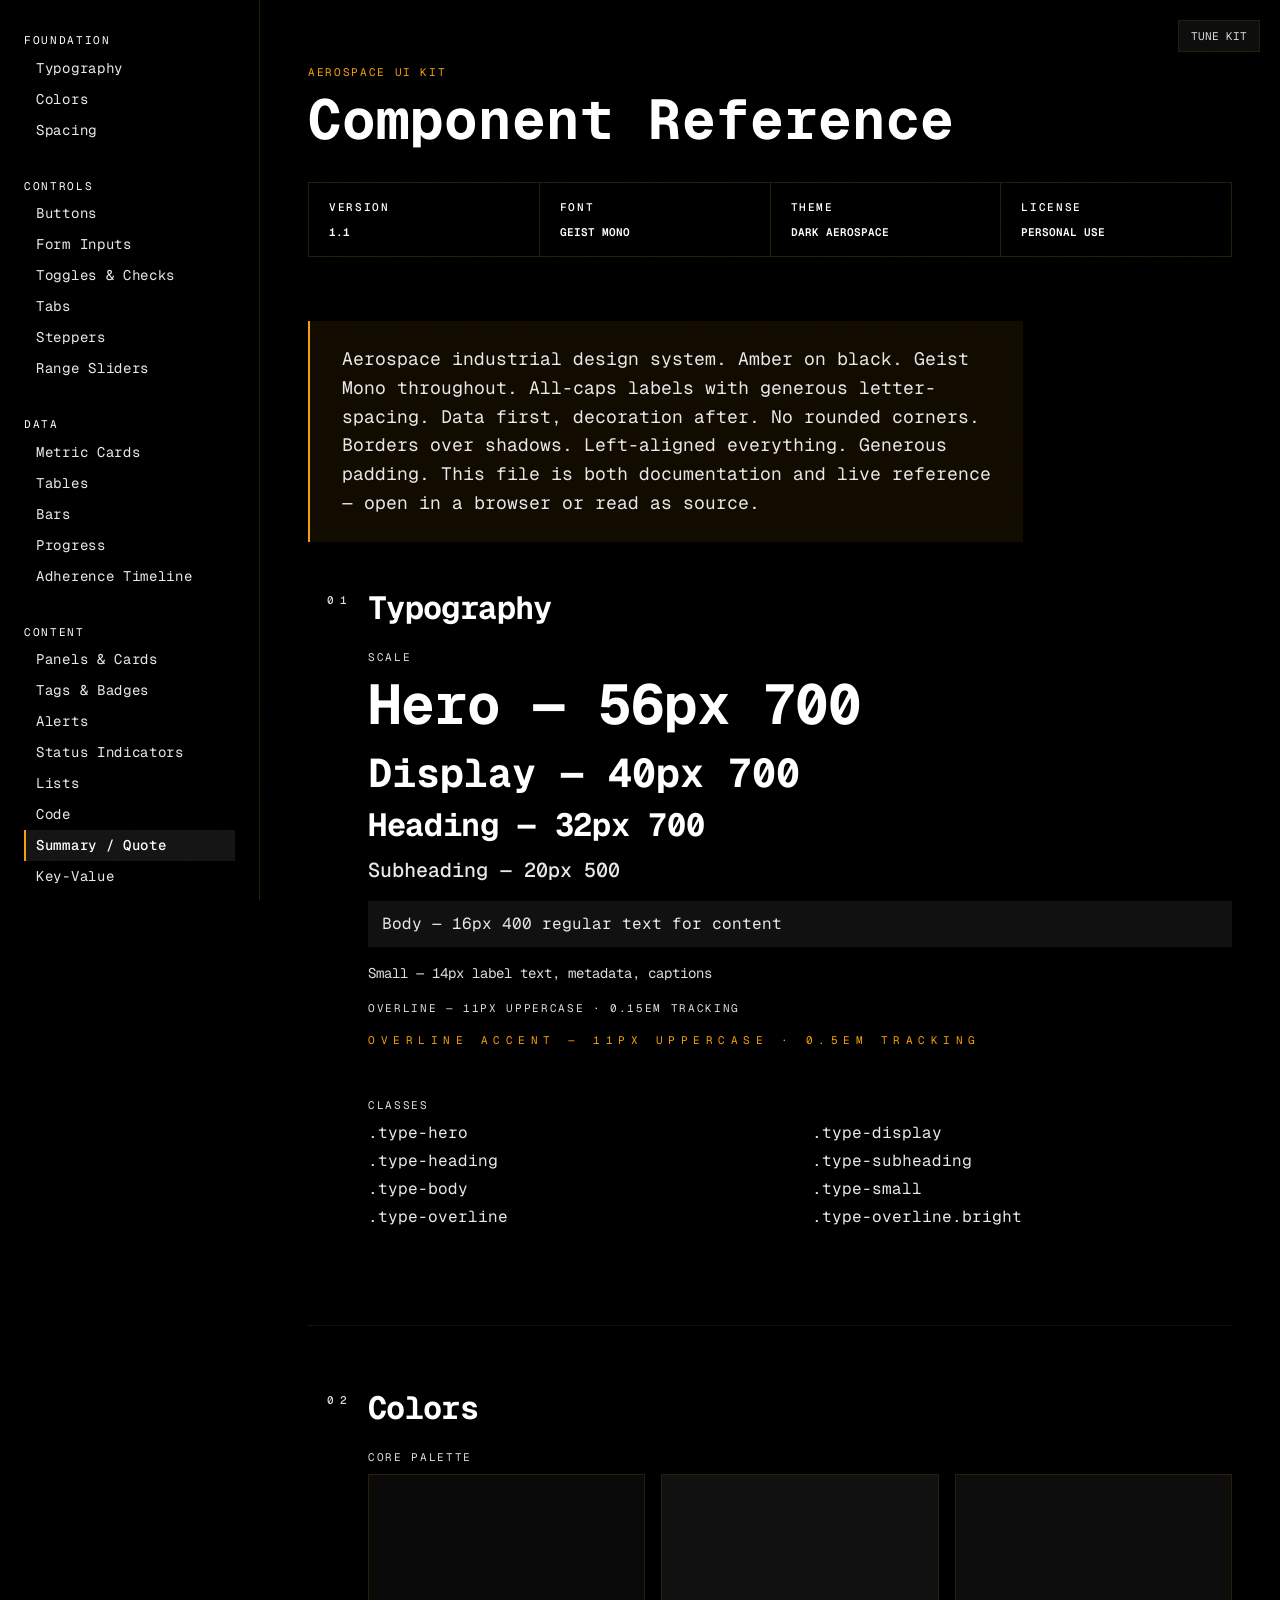
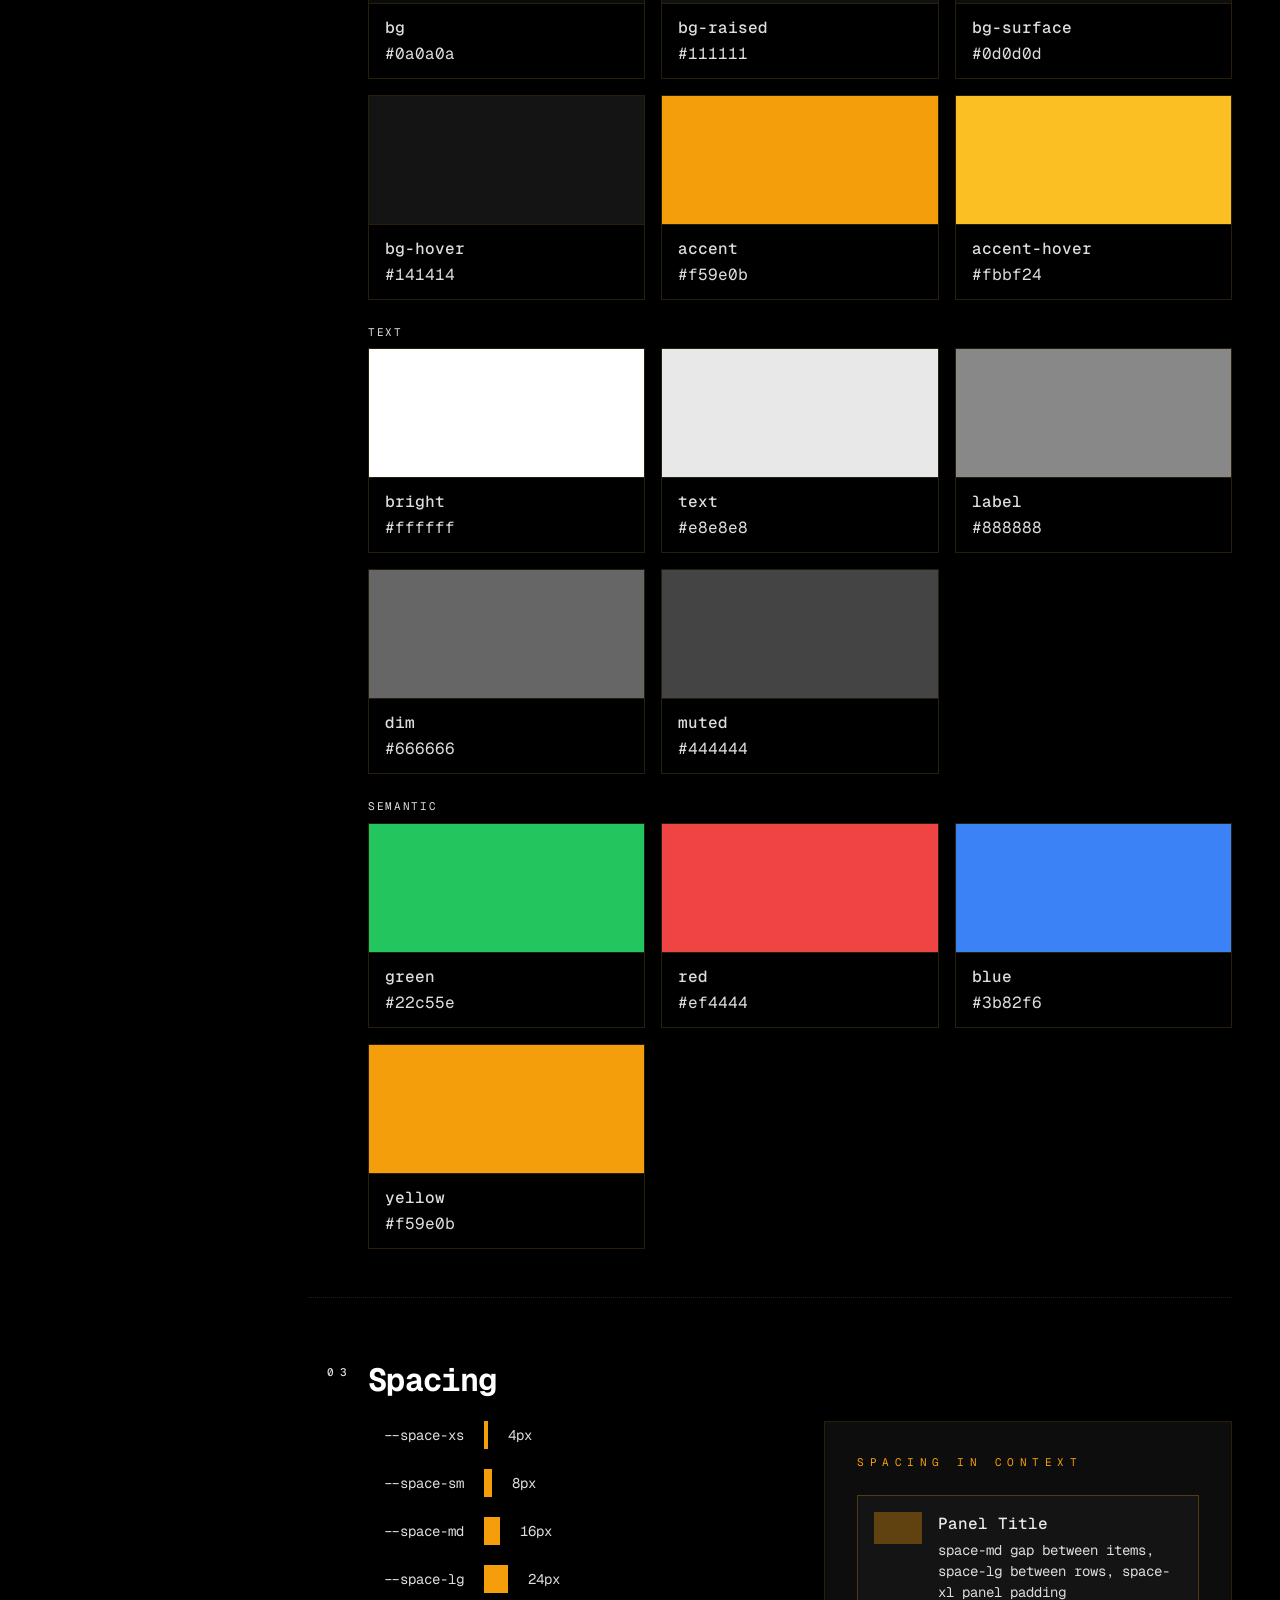
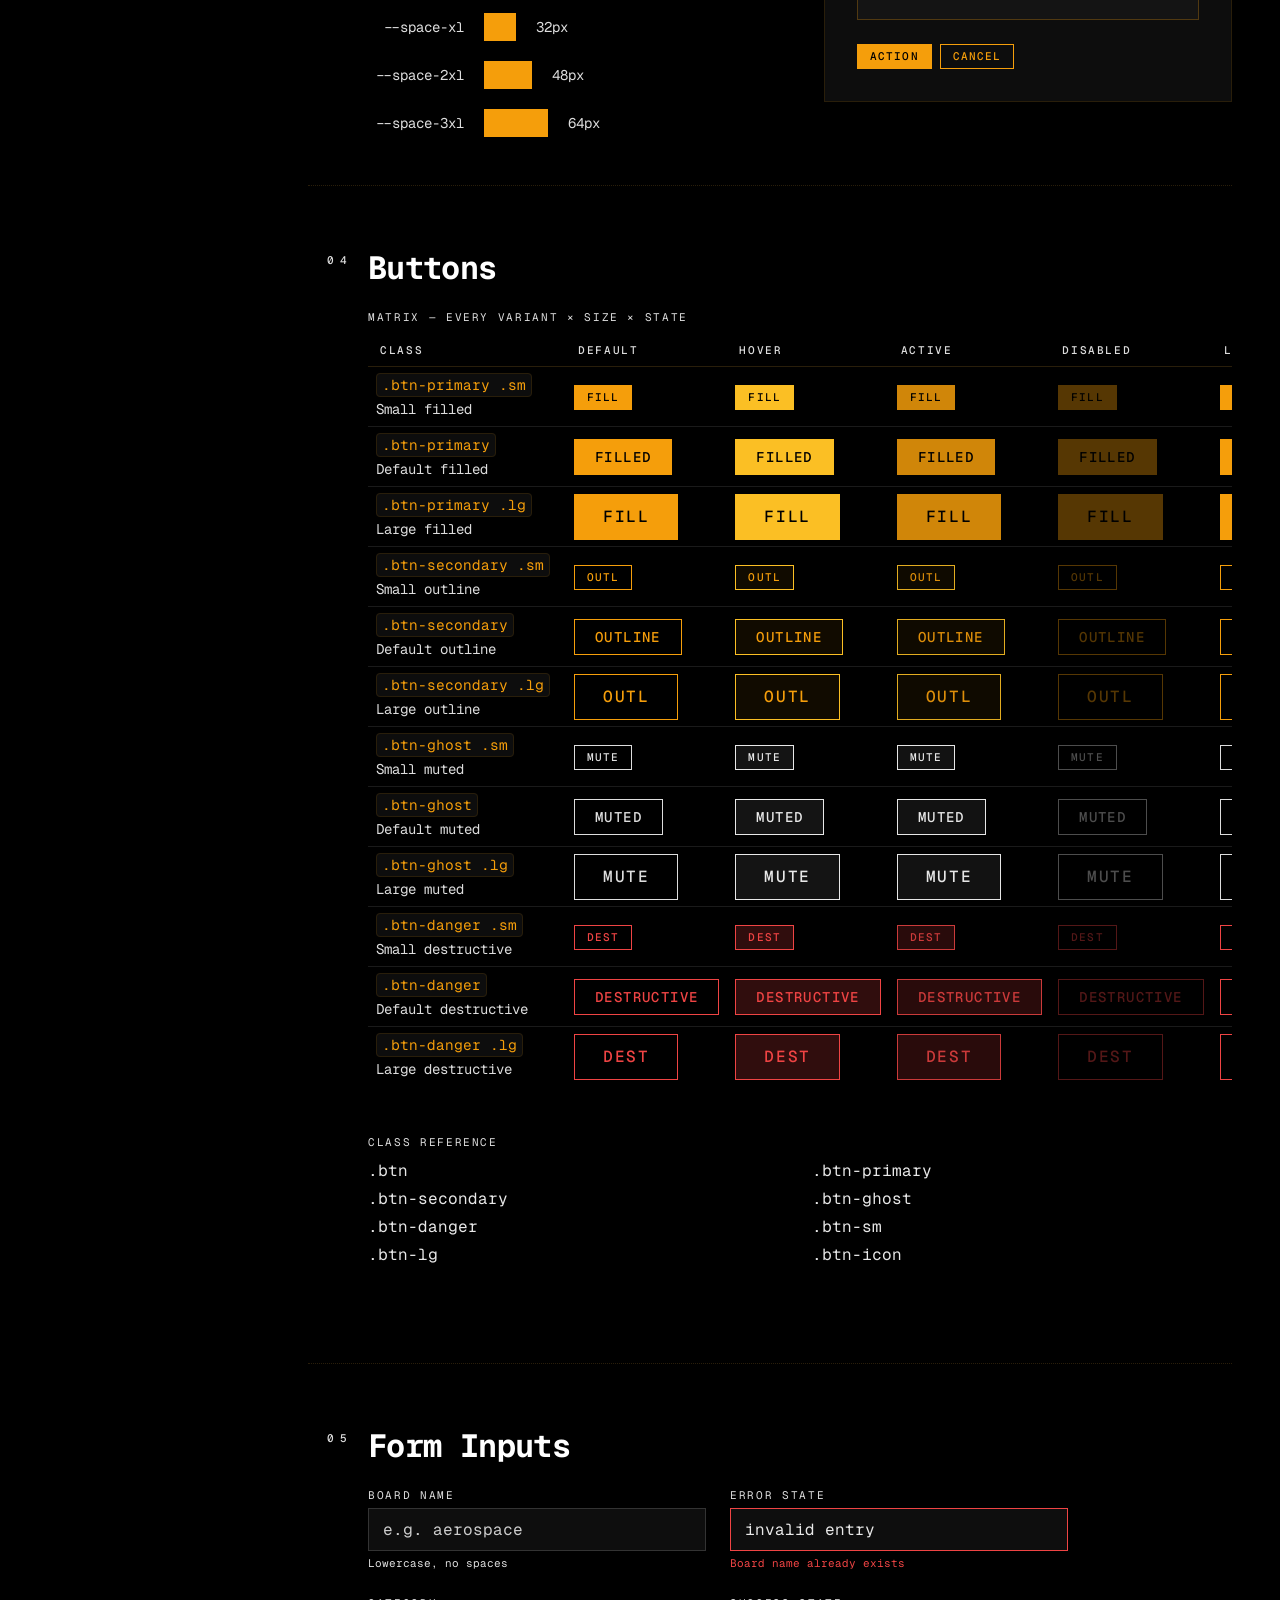
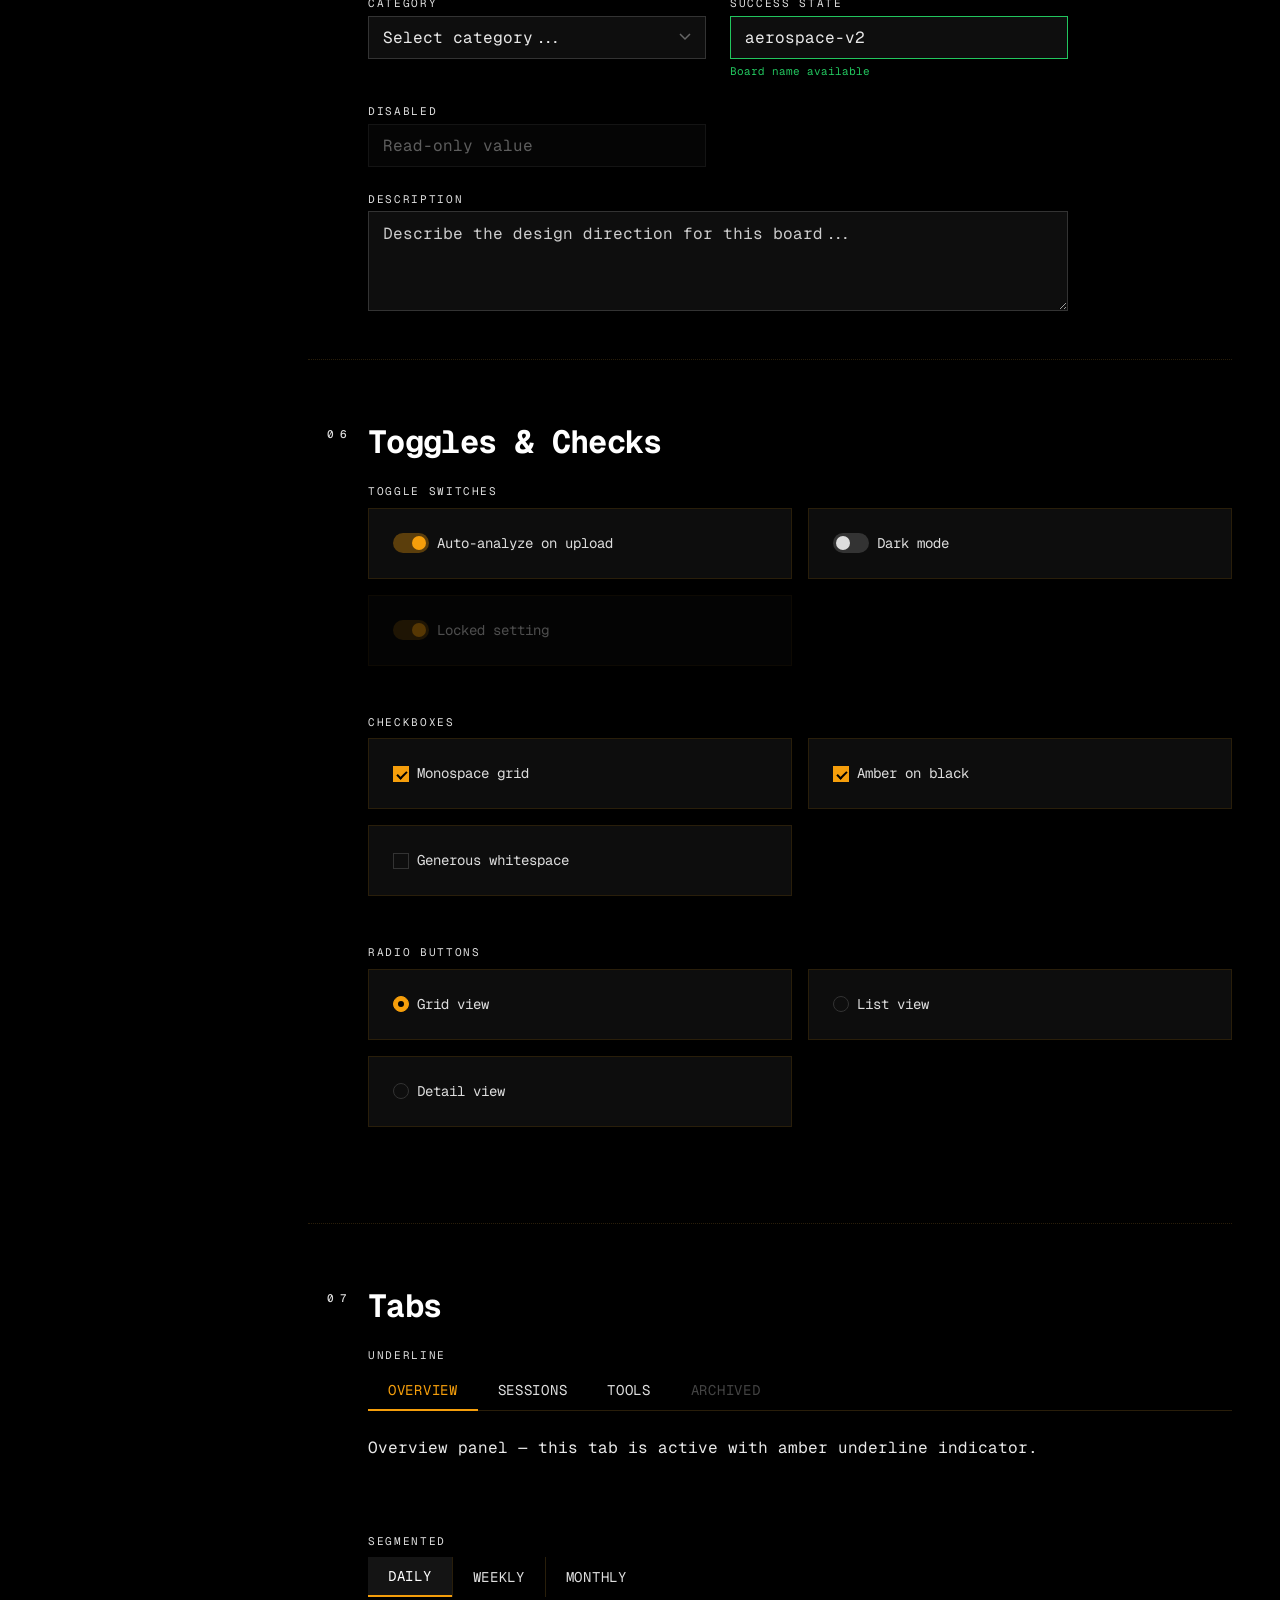
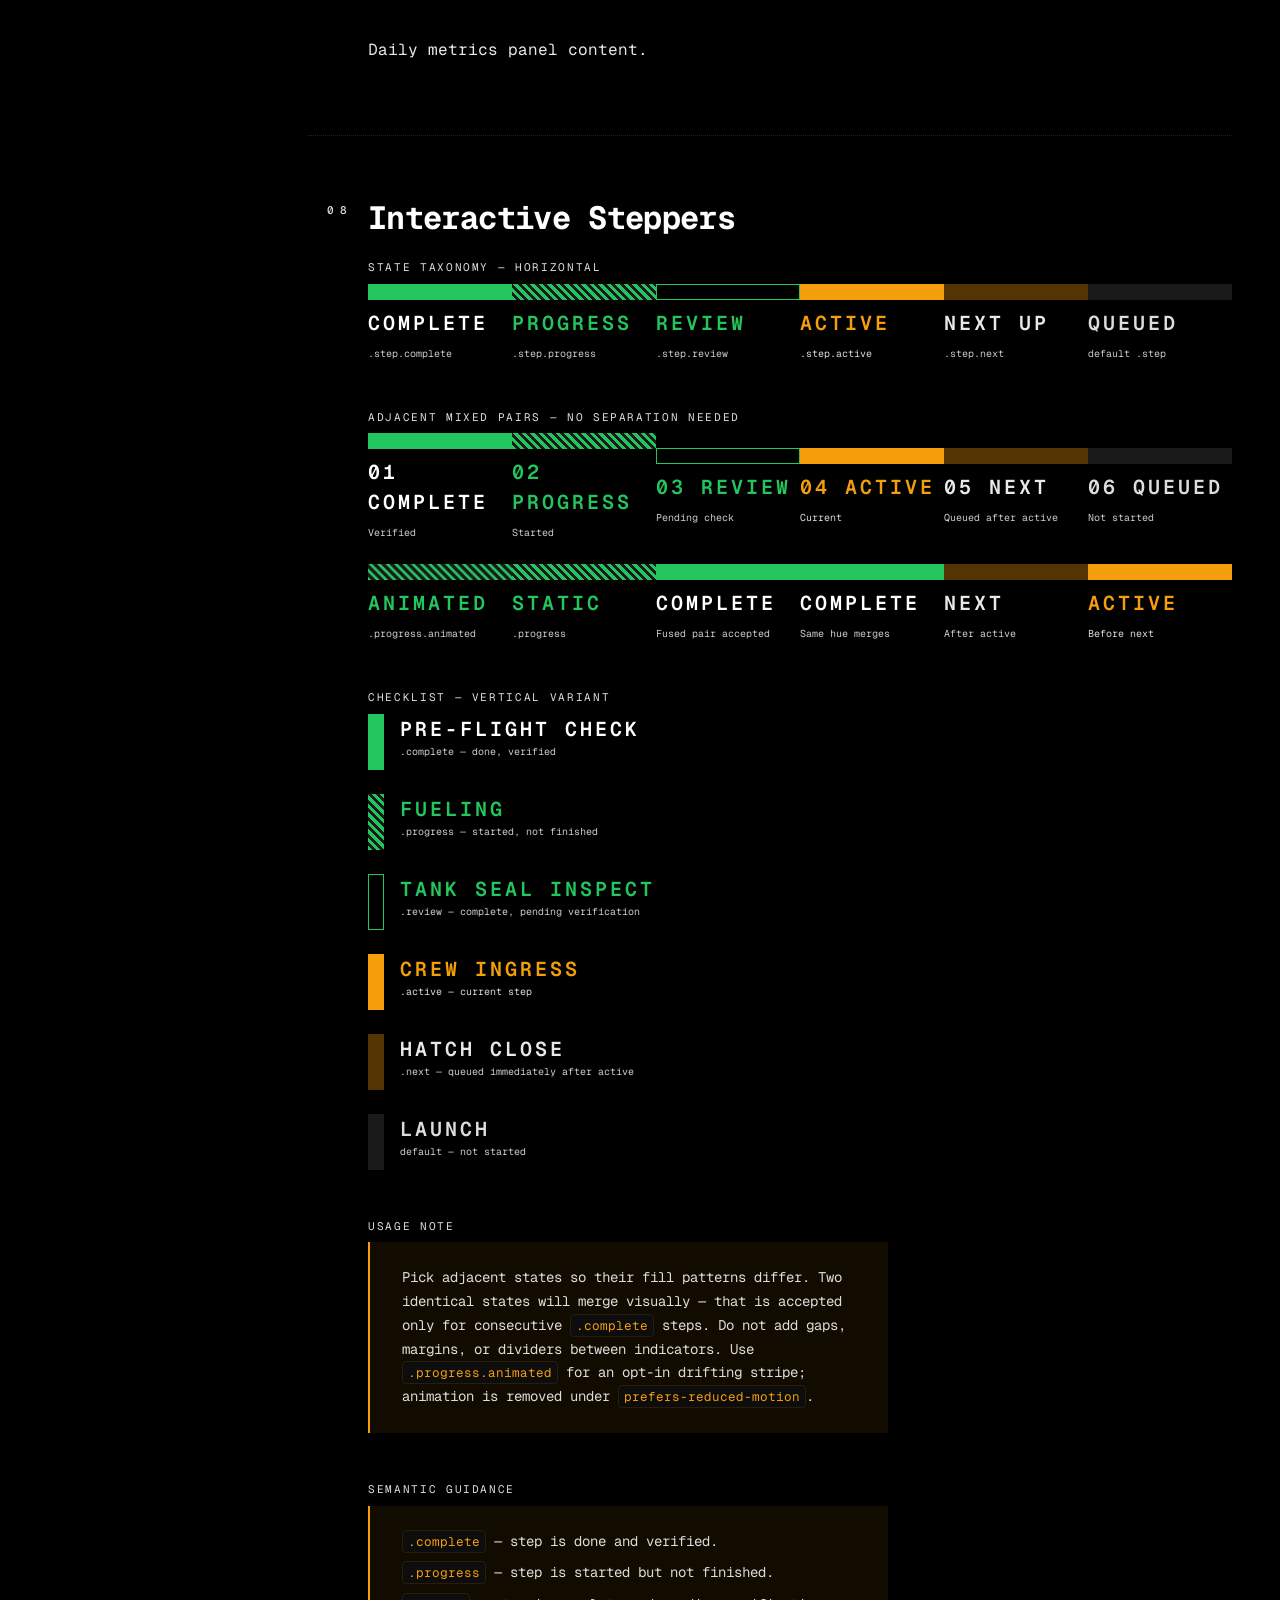
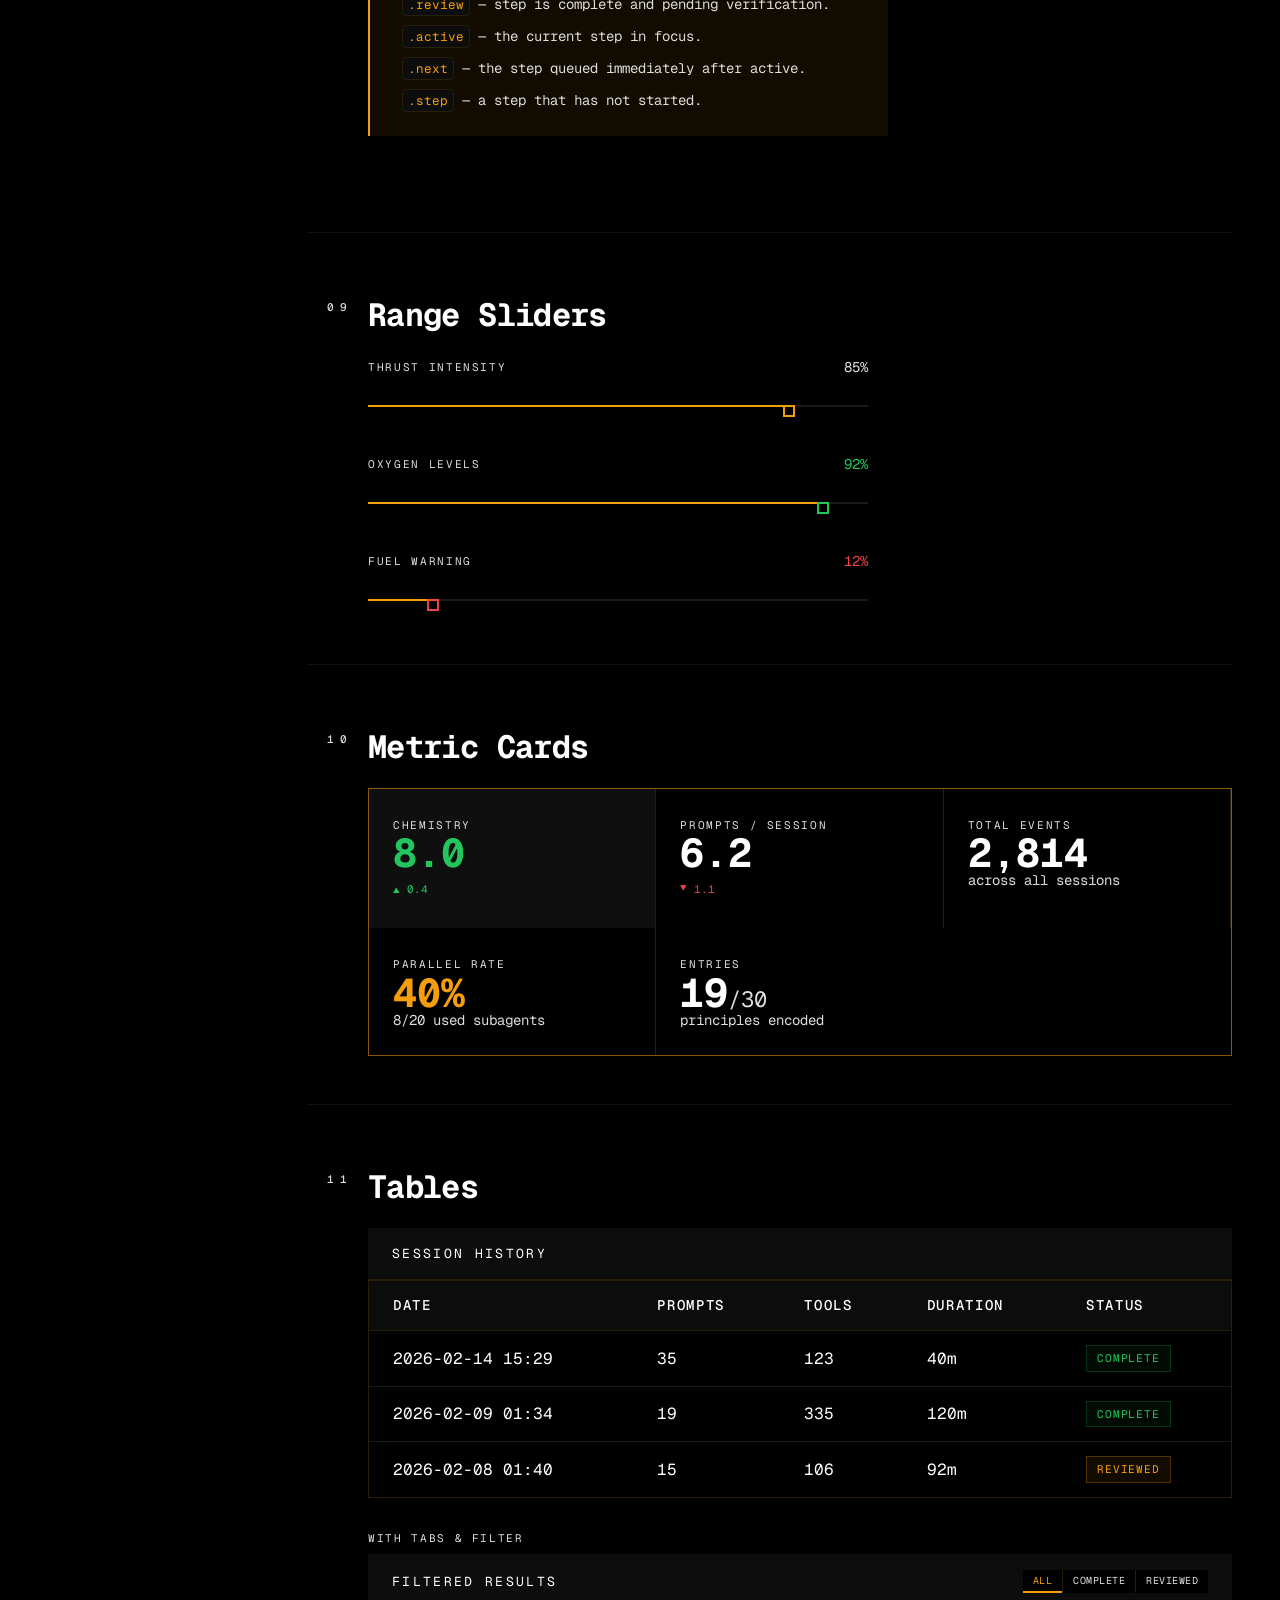
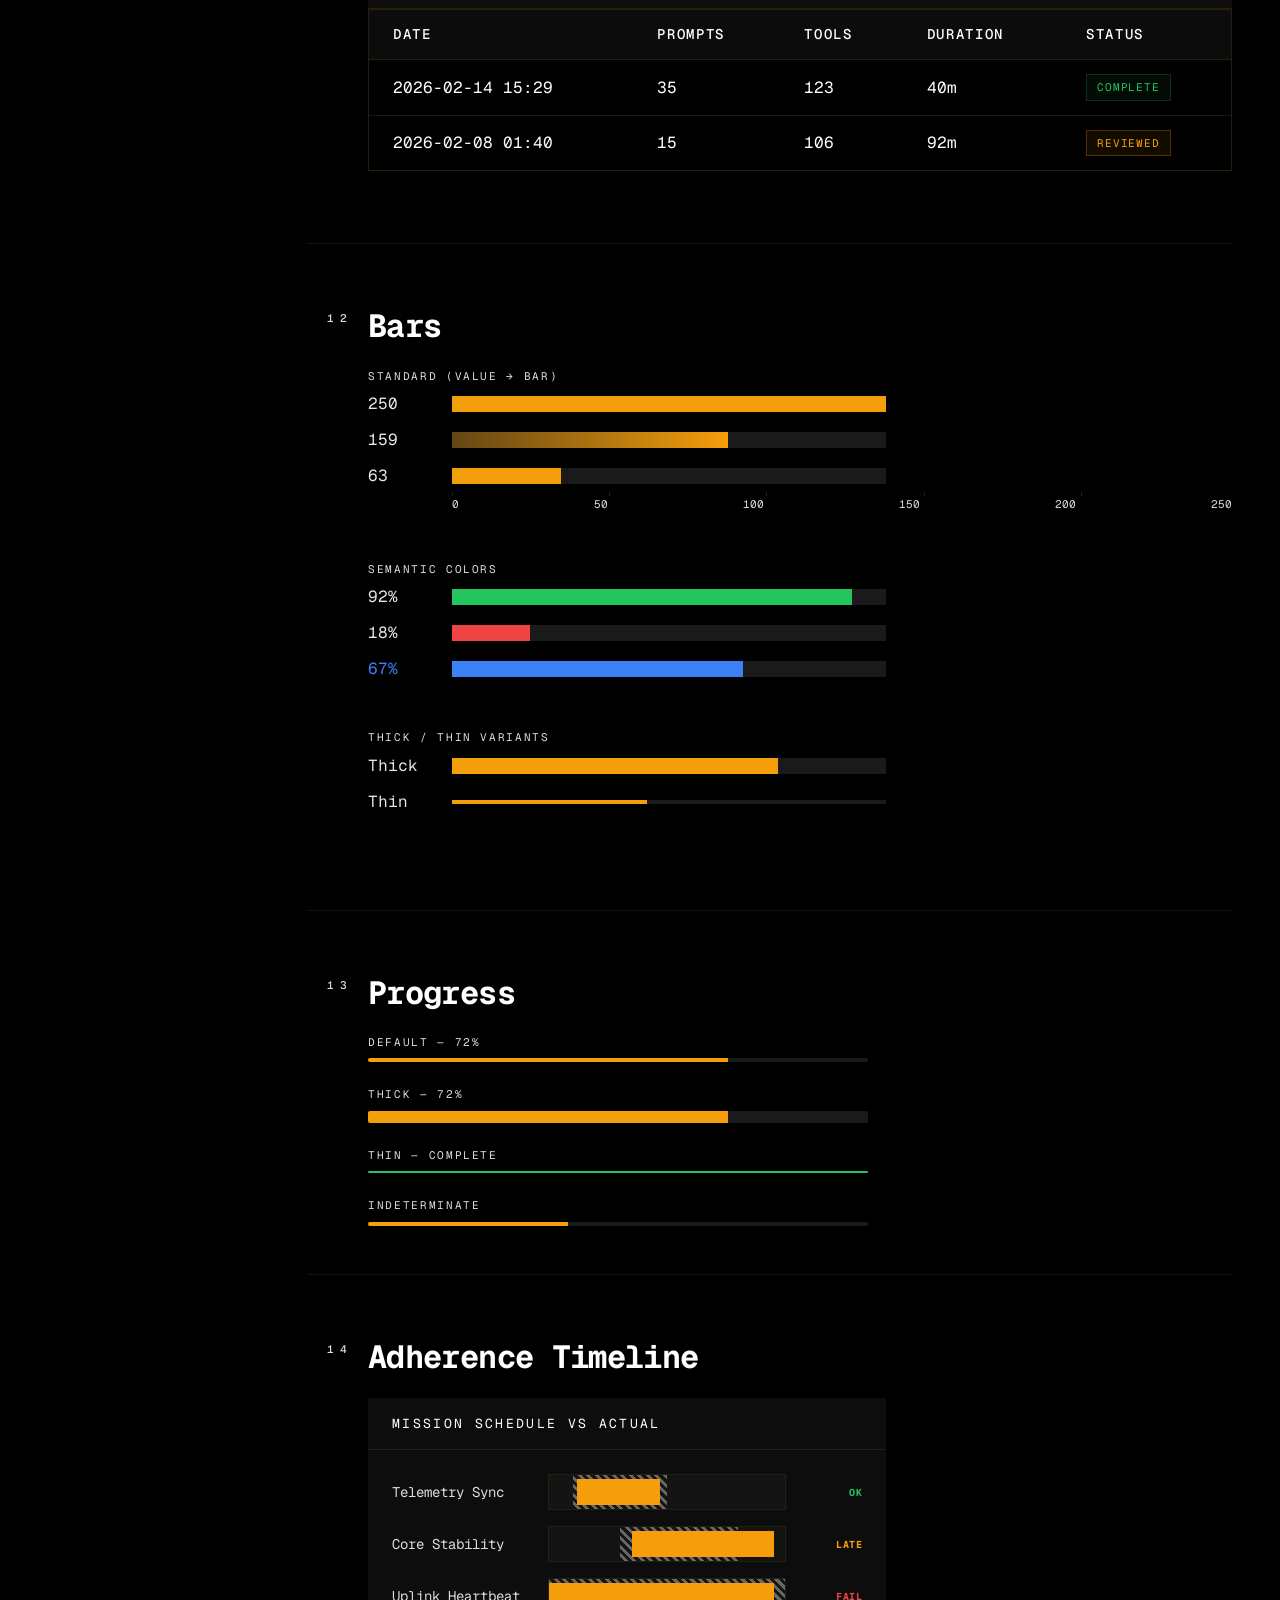
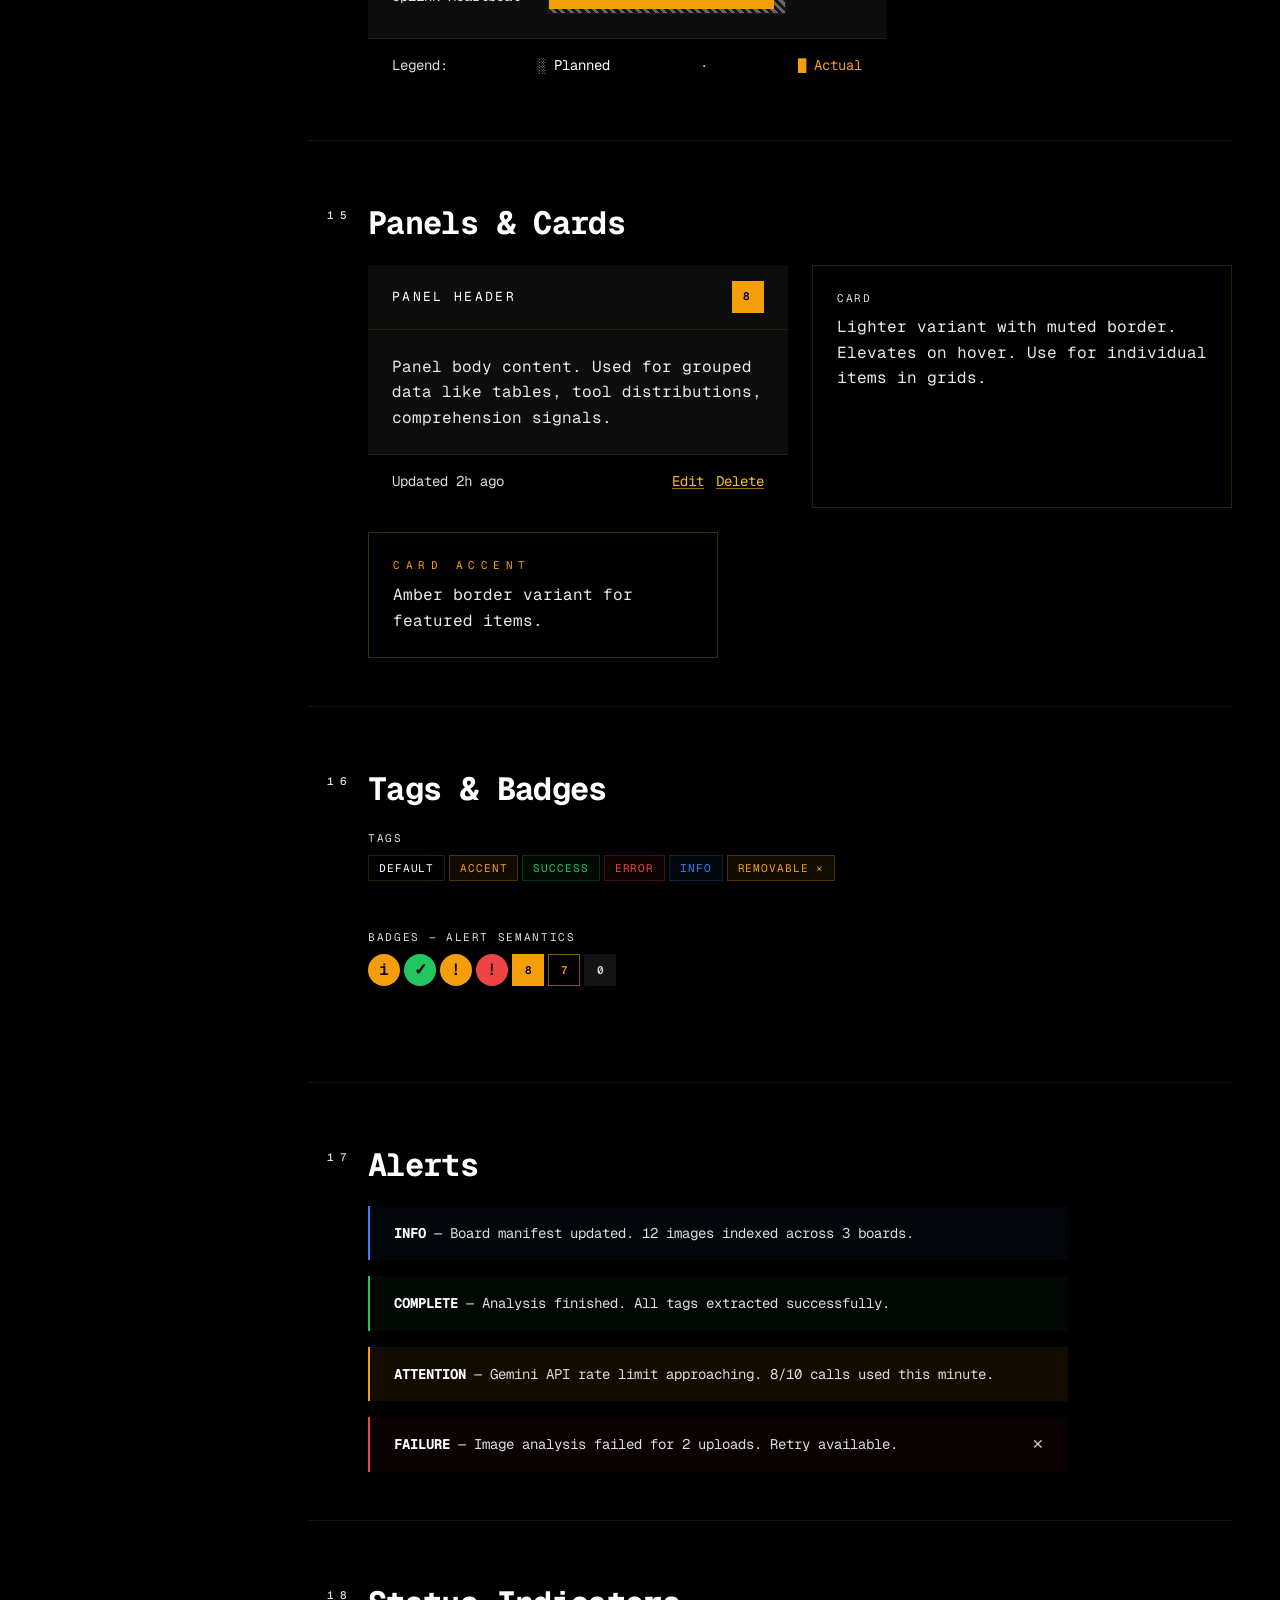
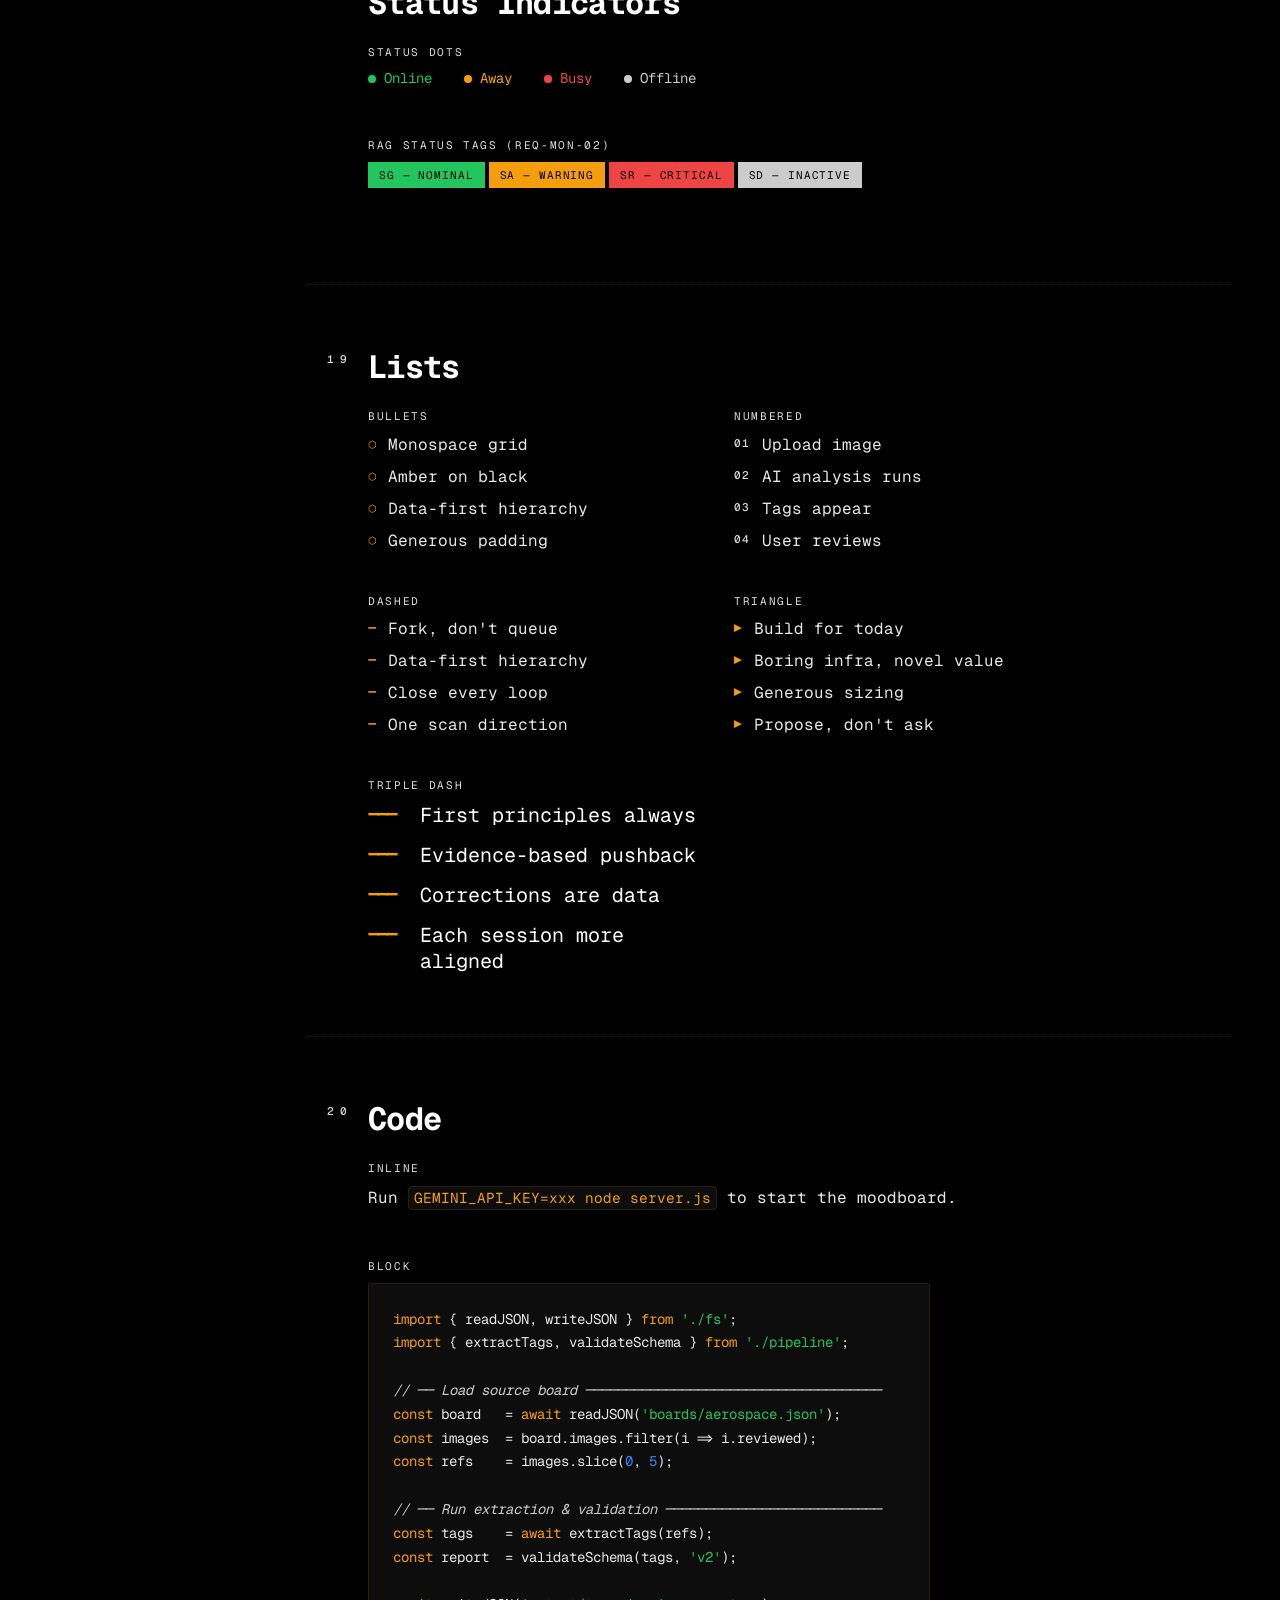
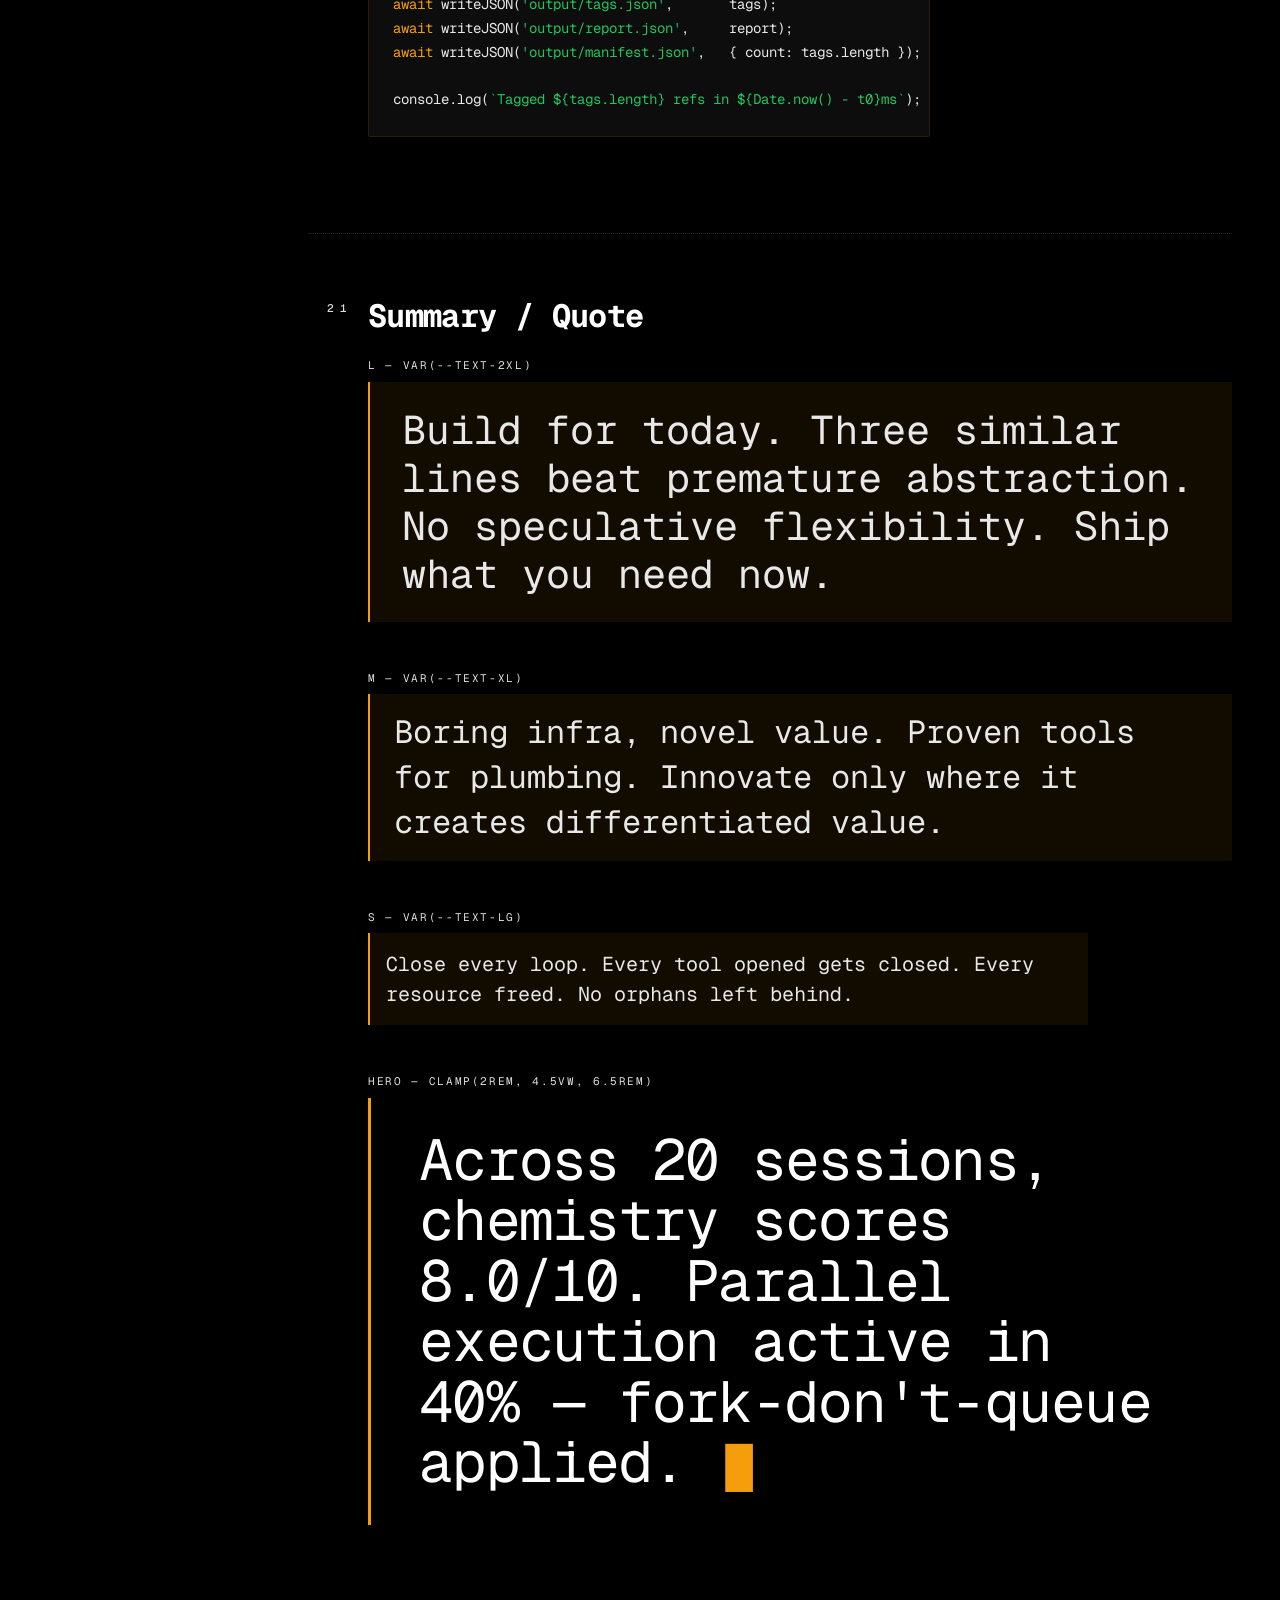
<file: components/index.html>
<!DOCTYPE html>
<html lang="en">
<head>
<meta charset="UTF-8">
<meta name="viewport" content="width=device-width, initial-scale=1.0">
<title>AEROSPACE UI KIT — Component Reference</title>
<link rel="preconnect" href="https://fonts.googleapis.com">
<link href="https://fonts.googleapis.com/css2?family=Geist+Mono:wght@300;400;500;600;700&display=swap" rel="stylesheet">
<link rel="stylesheet" href="../style.css">
<script defer src="../foundation_tune.js"></script>
<script defer src="../nav_highlight.js"></script>
</head>
<body>
<!-- scanline removed: repeating-linear-gradient was consuming ~65% of renderer thread per scroll frame -->

<nav class="kit-nav">
  <div class="nav-heading">Foundation</div>
  <a href="#typography">Typography</a>
  <a href="#colors">Colors</a>
  <a href="#spacing">Spacing</a>
  <div class="nav-heading">Controls</div>
  <a href="#buttons">Buttons</a>
  <a href="#inputs">Form Inputs</a>
  <a href="#toggles">Toggles & Checks</a>
  <a href="#tabs">Tabs</a>
  <a href="#steppers">Steppers</a>
  <a href="#sliders">Range Sliders</a>
  <div class="nav-heading">Data</div>
  <a href="#metrics">Metric Cards</a>
  <a href="#tables">Tables</a>
  <a href="#bars">Bars</a>
  <a href="#progress">Progress</a>
  <a href="#timeline">Adherence Timeline</a>
  <div class="nav-heading">Content</div>
  <a href="#panels">Panels & Cards</a>
  <a href="#tags">Tags & Badges</a>
  <a href="#alerts">Alerts</a>
  <a href="#status">Status Indicators</a>
  <a href="#lists">Lists</a>
  <a href="#code">Code</a>
  <a href="#summary">Summary / Quote</a>
  <a href="#kv">Key-Value</a>
  <a href="#empty">Empty State</a>
  <div class="nav-heading">Overlay</div>
  <a href="#cmd">Command Palette</a>
  <a href="#popover">Popover</a>
  <a href="#toast">Toast</a>
  <a href="#stepper">Stepper</a>
  <a href="#hovercard">Hover Card</a>
  <div class="nav-heading">Layout</div>
  <a href="#header">Header</a>
  <a href="#footer">Footer</a>
  <a href="#modal">Modal</a>
  <a href="#dividers">Dividers</a>
  <a href="#skeleton">Skeleton</a>
  <a href="#tooltip">Tooltip</a>

</nav>


<!-- ═══════════════════════════════════════════
     MAIN CONTENT
     ═══════════════════════════════════════════ -->
<main class="kit-main">

  <div class="page-header">
    <div>
      <div class="overline">Aerospace UI Kit</div>
      <h1>Component Reference</h1>
    </div>
    <div class="kv-grid">
      <div class="kv-cell"><span class="kv-label">VERSION</span><span class="kv-value">1.1</span></div>
      <div class="kv-cell"><span class="kv-label">FONT</span><span class="kv-value">GEIST MONO</span></div>
      <div class="kv-cell"><span class="kv-label">THEME</span><span class="kv-value">DARK AEROSPACE</span></div>
      <div class="kv-cell"><span class="kv-label">LICENSE</span><span class="kv-value">PERSONAL USE</span></div>
    </div>
  </div>

  <div class="summary" style="margin-bottom: 48px; font-size: 18px; line-height: 1.6; max-width: 65ch; color: var(--text);">
    Aerospace industrial design system. Amber on black. Geist Mono throughout. All-caps labels with generous letter-spacing. Data first, decoration after. No rounded corners. Borders over shadows. Left-aligned everything. Generous padding. This file is both documentation and live reference — open in a browser or read as source.
  </div>

  <!-- ── 01. TYPOGRAPHY ── -->
  <section class="kit-section" id="typography">
    <div class="kit-section-title">01</div>
    <h2>Typography</h2>
    <div class="kit-group">
      <div class="kit-label">Scale</div>
      <div style="display: flex; flex-direction: column; gap: 16px;">
        <div class="type-hero">Hero — 56px 700</div>
        <div class="type-display">Display — 40px 700</div>
        <div class="type-heading">Heading — 32px 700</div>
        <div class="type-subheading">Subheading — 20px 500</div>
        <div class="type-body" style="background: var(--bg-raised); padding: 10px 14px;">Body — 16px 400 regular text for content</div>
        <div class="type-small">Small — 14px label text, metadata, captions</div>
        <div class="type-overline">Overline — 11px uppercase · 0.15em tracking</div>
        <div class="type-overline bright">Overline Accent — 11px uppercase · 0.5em tracking</div>
      </div>
    </div>
    <div class="kit-group">
      <div class="kit-label">Classes</div>
      <div class="code-block typo-class-ref">
        <div>.type-hero</div><div>.type-display</div><div>.type-heading</div><div>.type-subheading</div>
        <div>.type-body</div><div>.type-small</div><div>.type-overline</div><div>.type-overline.bright</div>
      </div>
    </div>
  </section>

<section class="kit-section" id="colors">
    <div class="kit-section-title">02</div>
    <h2>Colors</h2>

    <div class="kit-label">Core Palette</div>
    <div class="swatch-grid" style="margin-bottom: 24px;">
      <div class="swatch"><div class="swatch-color" style="background: #0a0a0a;"></div><div class="swatch-info"><strong>bg</strong>#0a0a0a</div></div>
      <div class="swatch"><div class="swatch-color" style="background: #111111;"></div><div class="swatch-info"><strong>bg-raised</strong>#111111</div></div>
      <div class="swatch"><div class="swatch-color" style="background: #0d0d0d;"></div><div class="swatch-info"><strong>bg-surface</strong>#0d0d0d</div></div>
      <div class="swatch"><div class="swatch-color" style="background: #141414;"></div><div class="swatch-info"><strong>bg-hover</strong>#141414</div></div>
      <div class="swatch"><div class="swatch-color" style="background: #f59e0b;"></div><div class="swatch-info"><strong>accent</strong>#f59e0b</div></div>
      <div class="swatch"><div class="swatch-color" style="background: #fbbf24;"></div><div class="swatch-info"><strong>accent-hover</strong>#fbbf24</div></div>
    </div>

    <div class="kit-label">Text</div>
    <div class="swatch-grid" style="margin-bottom: 24px;">
      <div class="swatch"><div class="swatch-color" style="background: #ffffff;"></div><div class="swatch-info"><strong>bright</strong>#ffffff</div></div>
      <div class="swatch"><div class="swatch-color" style="background: #e8e8e8;"></div><div class="swatch-info"><strong>text</strong>#e8e8e8</div></div>
      <div class="swatch"><div class="swatch-color" style="background: #888888;"></div><div class="swatch-info"><strong>label</strong>#888888</div></div>
      <div class="swatch"><div class="swatch-color" style="background: #666666;"></div><div class="swatch-info"><strong>dim</strong>#666666</div></div>
      <div class="swatch"><div class="swatch-color" style="background: #444444;"></div><div class="swatch-info"><strong>muted</strong>#444444</div></div>
    </div>

    <div class="kit-label">Semantic</div>
    <div class="swatch-grid">
      <div class="swatch"><div class="swatch-color" style="background: #22c55e;"></div><div class="swatch-info"><strong>green</strong>#22c55e</div></div>
      <div class="swatch"><div class="swatch-color" style="background: #ef4444;"></div><div class="swatch-info"><strong>red</strong>#ef4444</div></div>
      <div class="swatch"><div class="swatch-color" style="background: #3b82f6;"></div><div class="swatch-info"><strong>blue</strong>#3b82f6</div></div>
      <div class="swatch"><div class="swatch-color" style="background: #f59e0b;"></div><div class="swatch-info"><strong>yellow</strong>#f59e0b</div></div>
    </div>
  </section>

<section class="kit-section" id="spacing">
    <div class="kit-section-title">03</div>
    <h2>Spacing</h2>
    <div style="display: grid; grid-template-columns: 1fr 1fr; gap: var(--space-2xl); align-items: start;">
      <div style="display: flex; flex-direction: column; gap: 20px;">
        <div style="display: flex; align-items: center; gap: 20px;"><span class="type-small" style="min-width: 96px; text-align: right;">--space-xs</span><div style="width: 4px; height: 28px; background: var(--accent);"></div><span class="type-small">4px</span></div>
        <div style="display: flex; align-items: center; gap: 20px;"><span class="type-small" style="min-width: 96px; text-align: right;">--space-sm</span><div style="width: 8px; height: 28px; background: var(--accent);"></div><span class="type-small">8px</span></div>
        <div style="display: flex; align-items: center; gap: 20px;"><span class="type-small" style="min-width: 96px; text-align: right;">--space-md</span><div style="width: 16px; height: 28px; background: var(--accent);"></div><span class="type-small">16px</span></div>
        <div style="display: flex; align-items: center; gap: 20px;"><span class="type-small" style="min-width: 96px; text-align: right;">--space-lg</span><div style="width: 24px; height: 28px; background: var(--accent);"></div><span class="type-small">24px</span></div>
        <div style="display: flex; align-items: center; gap: 20px;"><span class="type-small" style="min-width: 96px; text-align: right;">--space-xl</span><div style="width: 32px; height: 28px; background: var(--accent);"></div><span class="type-small">32px</span></div>
        <div style="display: flex; align-items: center; gap: 20px;"><span class="type-small" style="min-width: 96px; text-align: right;">--space-2xl</span><div style="width: 48px; height: 28px; background: var(--accent);"></div><span class="type-small">48px</span></div>
        <div style="display: flex; align-items: center; gap: 20px;"><span class="type-small" style="min-width: 96px; text-align: right;">--space-3xl</span><div style="width: 64px; height: 28px; background: var(--accent);"></div><span class="type-small">64px</span></div>
      </div>
      <div style="border: 1px solid var(--border-dim); background: var(--bg-surface); padding: var(--space-xl);">
        <div style="display: flex; flex-direction: column; gap: var(--space-lg);">
          <div class="type-overline bright">Spacing in Context</div>
          <div style="display: flex; gap: var(--space-md); border: 1px solid var(--border); padding: var(--space-md); background: var(--bg-hover);">
            <div style="width: 48px; height: 32px; background: var(--accent-dim); flex-shrink: 0;"></div>
            <div>
              <div class="type-subheading" style="font-size: var(--text-md); margin-bottom: var(--space-xs);">Panel Title</div>
              <div class="type-small">space-md gap between items, space-lg between rows, space-xl panel padding</div>
            </div>
          </div>
          <div style="display: flex; gap: var(--space-sm); flex-wrap: wrap;">
            <button class="btn btn-primary btn-sm">Action</button>
            <button class="btn btn-secondary btn-sm">Cancel</button>
          </div>
        </div>
      </div>
    </div>
  </section>

<section class="kit-section" id="buttons">
    <div class="kit-section-title">04</div>
    <h2>Buttons</h2>

    <div class="kit-group">
      <div class="kit-label">Matrix — Every Variant × Size × State</div>
      <div class="btn-matrix">
        <table class="btn-matrix-table">
          <thead>
            <tr>
              <th style="min-width:140px;">Class</th>
              <th>Default</th>
              <th>Hover</th>
              <th>Active</th>
              <th>Disabled</th>
              <th>Loading</th>
            </tr>
          </thead>
          <tbody>
            <tr>
              <td style="padding-right:16px; white-space:nowrap;">
                <code class="code-inline">.btn-primary .sm</code>
                <div class="type-small" style="margin-top:2px;">Small filled</div>
              </td>
              <td><button class="btn btn-primary btn-sm">Fill</button></td>
              <td><button class="btn btn-primary btn-sm btn-pseudo-hover">Fill</button></td>
              <td><button class="btn btn-primary btn-sm btn-pseudo-active">Fill</button></td>
              <td><button class="btn btn-primary btn-sm"disabled>Fill</button></td>
              <td><button class="btn btn-primary btn-sm loading">Fill</button></td>
            </tr>
            <tr>
              <td style="padding-right:16px; white-space:nowrap;">
                <code class="code-inline">.btn-primary</code>
                <div class="type-small" style="margin-top:2px;">Default filled</div>
              </td>
              <td><button class="btn btn-primary">Filled</button></td>
              <td><button class="btn btn-primary btn-pseudo-hover">Filled</button></td>
              <td><button class="btn btn-primary btn-pseudo-active">Filled</button></td>
              <td><button class="btn btn-primary"disabled>Filled</button></td>
              <td><button class="btn btn-primary loading">Filled</button></td>
            </tr>
            <tr>
              <td style="padding-right:16px; white-space:nowrap;">
                <code class="code-inline">.btn-primary .lg</code>
                <div class="type-small" style="margin-top:2px;">Large filled</div>
              </td>
              <td><button class="btn btn-primary btn-lg">Fill</button></td>
              <td><button class="btn btn-primary btn-lg btn-pseudo-hover">Fill</button></td>
              <td><button class="btn btn-primary btn-lg btn-pseudo-active">Fill</button></td>
              <td><button class="btn btn-primary btn-lg"disabled>Fill</button></td>
              <td><button class="btn btn-primary btn-lg loading">Fill</button></td>
            </tr>
            <tr>
              <td style="padding-right:16px; white-space:nowrap;">
                <code class="code-inline">.btn-secondary .sm</code>
                <div class="type-small" style="margin-top:2px;">Small outline</div>
              </td>
              <td><button class="btn btn-secondary btn-sm">Outl</button></td>
              <td><button class="btn btn-secondary btn-sm btn-pseudo-hover">Outl</button></td>
              <td><button class="btn btn-secondary btn-sm btn-pseudo-active">Outl</button></td>
              <td><button class="btn btn-secondary btn-sm"disabled>Outl</button></td>
              <td><button class="btn btn-secondary btn-sm loading">Outl</button></td>
            </tr>
            <tr>
              <td style="padding-right:16px; white-space:nowrap;">
                <code class="code-inline">.btn-secondary</code>
                <div class="type-small" style="margin-top:2px;">Default outline</div>
              </td>
              <td><button class="btn btn-secondary">Outline</button></td>
              <td><button class="btn btn-secondary btn-pseudo-hover">Outline</button></td>
              <td><button class="btn btn-secondary btn-pseudo-active">Outline</button></td>
              <td><button class="btn btn-secondary"disabled>Outline</button></td>
              <td><button class="btn btn-secondary loading">Outline</button></td>
            </tr>
            <tr>
              <td style="padding-right:16px; white-space:nowrap;">
                <code class="code-inline">.btn-secondary .lg</code>
                <div class="type-small" style="margin-top:2px;">Large outline</div>
              </td>
              <td><button class="btn btn-secondary btn-lg">Outl</button></td>
              <td><button class="btn btn-secondary btn-lg btn-pseudo-hover">Outl</button></td>
              <td><button class="btn btn-secondary btn-lg btn-pseudo-active">Outl</button></td>
              <td><button class="btn btn-secondary btn-lg"disabled>Outl</button></td>
              <td><button class="btn btn-secondary btn-lg loading">Outl</button></td>
            </tr>
            <tr>
              <td style="padding-right:16px; white-space:nowrap;">
                <code class="code-inline">.btn-ghost .sm</code>
                <div class="type-small" style="margin-top:2px;">Small muted</div>
              </td>
              <td><button class="btn btn-ghost btn-sm">Mute</button></td>
              <td><button class="btn btn-ghost btn-sm btn-pseudo-hover">Mute</button></td>
              <td><button class="btn btn-ghost btn-sm btn-pseudo-active">Mute</button></td>
              <td><button class="btn btn-ghost btn-sm"disabled>Mute</button></td>
              <td><button class="btn btn-ghost btn-sm loading">Mute</button></td>
            </tr>
            <tr>
              <td style="padding-right:16px; white-space:nowrap;">
                <code class="code-inline">.btn-ghost</code>
                <div class="type-small" style="margin-top:2px;">Default muted</div>
              </td>
              <td><button class="btn btn-ghost">Muted</button></td>
              <td><button class="btn btn-ghost btn-pseudo-hover">Muted</button></td>
              <td><button class="btn btn-ghost btn-pseudo-active">Muted</button></td>
              <td><button class="btn btn-ghost"disabled>Muted</button></td>
              <td><button class="btn btn-ghost loading">Muted</button></td>
            </tr>
            <tr>
              <td style="padding-right:16px; white-space:nowrap;">
                <code class="code-inline">.btn-ghost .lg</code>
                <div class="type-small" style="margin-top:2px;">Large muted</div>
              </td>
              <td><button class="btn btn-ghost btn-lg">Mute</button></td>
              <td><button class="btn btn-ghost btn-lg btn-pseudo-hover">Mute</button></td>
              <td><button class="btn btn-ghost btn-lg btn-pseudo-active">Mute</button></td>
              <td><button class="btn btn-ghost btn-lg"disabled>Mute</button></td>
              <td><button class="btn btn-ghost btn-lg loading">Mute</button></td>
            </tr>
            <tr>
              <td style="padding-right:16px; white-space:nowrap;">
                <code class="code-inline">.btn-danger .sm</code>
                <div class="type-small" style="margin-top:2px;">Small destructive</div>
              </td>
              <td><button class="btn btn-danger btn-sm">Dest</button></td>
              <td><button class="btn btn-danger btn-sm btn-pseudo-hover">Dest</button></td>
              <td><button class="btn btn-danger btn-sm btn-pseudo-active">Dest</button></td>
              <td><button class="btn btn-danger btn-sm"disabled>Dest</button></td>
              <td><button class="btn btn-danger btn-sm loading">Dest</button></td>
            </tr>
            <tr>
              <td style="padding-right:16px; white-space:nowrap;">
                <code class="code-inline">.btn-danger</code>
                <div class="type-small" style="margin-top:2px;">Default destructive</div>
              </td>
              <td><button class="btn btn-danger">Destructive</button></td>
              <td><button class="btn btn-danger btn-pseudo-hover">Destructive</button></td>
              <td><button class="btn btn-danger btn-pseudo-active">Destructive</button></td>
              <td><button class="btn btn-danger"disabled>Destructive</button></td>
              <td><button class="btn btn-danger loading">Destructive</button></td>
            </tr>
            <tr>
              <td style="padding-right:16px; white-space:nowrap;">
                <code class="code-inline">.btn-danger .lg</code>
                <div class="type-small" style="margin-top:2px;">Large destructive</div>
              </td>
              <td><button class="btn btn-danger btn-lg">Dest</button></td>
              <td><button class="btn btn-danger btn-lg btn-pseudo-hover">Dest</button></td>
              <td><button class="btn btn-danger btn-lg btn-pseudo-active">Dest</button></td>
              <td><button class="btn btn-danger btn-lg"disabled>Dest</button></td>
              <td><button class="btn btn-danger btn-lg loading">Dest</button></td>
            </tr>
          </tbody>
        </table>
      </div>
    </div>

    <div class="kit-group">
      <div class="kit-label">Class Reference</div>
      <div class="code-block btn-class-ref">
        <div>.btn</div><div>.btn-primary</div><div>.btn-secondary</div><div>.btn-ghost</div>
        <div>.btn-danger</div><div>.btn-sm</div><div>.btn-lg</div><div>.btn-icon</div>
      </div>
    </div>
  </section><section class="kit-section" id="inputs">
    <div class="kit-section-title">05</div>
    <h2>Form Inputs</h2>

    <div style="display: grid; grid-template-columns: 1fr 1fr; gap: 24px; max-width: 700px;">
      <div class="input-group">
        <label class="input-label">Board Name</label>
        <input class="input" type="text" placeholder="e.g. aerospace">
        <span class="input-hint">Lowercase, no spaces</span>
      </div>

      <div class="input-group">
        <label class="input-label">Error State</label>
        <input class="input error" type="text" value="invalid entry">
        <span class="input-error">Board name already exists</span>
      </div>

      <div class="input-group">
        <label class="input-label">Category</label>
        <select class="input">
          <option>Select category...</option>
          <option>Aerospace</option>
          <option>Editorial</option>
          <option>Brutalist</option>
        </select>
      </div>

      <div class="input-group">
        <label class="input-label">Success State</label>
        <input class="input success" type="text" value="aerospace-v2">
        <span class="input-success">Board name available</span>
      </div>

      <div class="input-group">
        <label class="input-label">Disabled</label>
        <input class="input" type="text" value="Read-only value" disabled>
      </div>
    </div>

    <div class="input-group" style="max-width: 700px; margin-top: 24px;">
      <label class="input-label">Description</label>
      <textarea class="input" placeholder="Describe the design direction for this board..."></textarea>
    </div>
  </section>

<section class="kit-section" id="toggles">
    <div class="kit-section-title">06</div>
    <h2>Toggles & Checks</h2>

    <div class="kit-group">
      <div class="kit-label">Toggle Switches</div>
      <div class="toggles-grid">
        <label class="toggle toggle-cell">
          <input type="checkbox" checked>
          <div class="toggle-track"></div>
          <span>Auto-analyze on upload</span>
        </label>
        <label class="toggle toggle-cell">
          <input type="checkbox">
          <div class="toggle-track"></div>
          <span>Dark mode</span>
        </label>
        <label class="toggle toggle-cell disabled">
          <input type="checkbox" disabled checked>
          <div class="toggle-track"></div>
          <span>Locked setting</span>
        </label>
      </div>
    </div>

    <div class="kit-group">
      <div class="kit-label">Checkboxes</div>
      <div class="toggles-grid">
        <label class="check-group toggle-cell"><input type="checkbox" checked> <span>Monospace grid</span></label>
        <label class="check-group toggle-cell"><input type="checkbox" checked> <span>Amber on black</span></label>
        <label class="check-group toggle-cell"><input type="checkbox"> <span>Generous whitespace</span></label>
      </div>
    </div>

    <div class="kit-group">
      <div class="kit-label">Radio Buttons</div>
      <div class="toggles-grid">
        <label class="check-group toggle-cell"><input type="radio" name="layout" checked> <span>Grid view</span></label>
        <label class="check-group toggle-cell"><input type="radio" name="layout"> <span>List view</span></label>
        <label class="check-group toggle-cell"><input type="radio" name="layout"> <span>Detail view</span></label>
      </div>
    </div>
  </section>
<section class="kit-section" id="tabs">
    <div class="kit-section-title">07</div>
    <h2>Tabs</h2>

    <div class="kit-label">Underline</div>
    <div class="tabs">
      <button class="tab active">Overview</button>
      <button class="tab">Sessions</button>
      <button class="tab">Tools</button>
      <button class="tab" disabled>Archived</button>
    </div>
    <div class="tab-panel active">
      <span class="type-body">Overview panel — this tab is active with amber underline indicator.</span>
    </div>
    <div class="tab-panel">
      <span class="type-body">Sessions panel — review past interaction sessions and their metrics.</span>
    </div>
    <div class="tab-panel">
      <span class="type-body">Tools panel — manage connected integrations and API endpoints.</span>
    </div>
    <div class="tab-panel">
      <span class="type-body">Archived panel — inactive projects and read-only historical data.</span>
    </div>

    <div class="kit-label" style="margin-top: var(--space-2xl);">Segmented</div>
    <div class="tabs tabs-segmented">
      <button class="tab active">Daily</button>
      <button class="tab">Weekly</button>
      <button class="tab">Monthly</button>
    </div>
    <div class="tab-panel active" style="margin-top: var(--space-md);">
      <span class="type-body">Daily metrics panel content.</span>
    </div>
    <div class="tab-panel" style="margin-top: var(--space-md);">
      <span class="type-body">Weekly metrics panel content.</span>
    </div>
    <div class="tab-panel" style="margin-top: var(--space-md);">
      <span class="type-body">Monthly metrics panel content.</span>
    </div>
  </section>

<section class="kit-section" id="steppers">
    <div class="kit-section-title">08</div>
    <h2>Interactive Steppers</h2>

    <div class="kit-group">
      <div class="kit-label">State Taxonomy — Horizontal</div>
      <div class="stepper">
        <div class="step complete">
          <div class="step-indicator"></div>
          <div class="step-label">Complete</div>
          <div class="step-info">.step.complete</div>
        </div>
        <div class="step progress">
          <div class="step-indicator"></div>
          <div class="step-label">Progress</div>
          <div class="step-info">.step.progress</div>
        </div>
        <div class="step review">
          <div class="step-indicator"></div>
          <div class="step-label">Review</div>
          <div class="step-info">.step.review</div>
        </div>
        <div class="step active">
          <div class="step-indicator"></div>
          <div class="step-label">Active</div>
          <div class="step-info">.step.active</div>
        </div>
        <div class="step next">
          <div class="step-indicator"></div>
          <div class="step-label">Next Up</div>
          <div class="step-info">.step.next</div>
        </div>
        <div class="step">
          <div class="step-indicator"></div>
          <div class="step-label">Queued</div>
          <div class="step-info">default .step</div>
        </div>
      </div>
    </div>

    <div class="kit-group">
      <div class="kit-label">Adjacent Mixed Pairs — No Separation Needed</div>
      <div class="stepper" style="margin-bottom: var(--space-lg);">
        <div class="step complete">
          <div class="step-indicator"></div>
          <div class="step-label">01 Complete</div>
          <div class="step-info">Verified</div>
        </div>
        <div class="step progress">
          <div class="step-indicator"></div>
          <div class="step-label">02 Progress</div>
          <div class="step-info">Started</div>
        </div>
        <div class="step review">
          <div class="step-indicator"></div>
          <div class="step-label">03 Review</div>
          <div class="step-info">Pending check</div>
        </div>
        <div class="step active">
          <div class="step-indicator"></div>
          <div class="step-label">04 Active</div>
          <div class="step-info">Current</div>
        </div>
        <div class="step next">
          <div class="step-indicator"></div>
          <div class="step-label">05 Next</div>
          <div class="step-info">Queued after active</div>
        </div>
        <div class="step">
          <div class="step-indicator"></div>
          <div class="step-label">06 Queued</div>
          <div class="step-info">Not started</div>
        </div>
      </div>
      <div class="stepper">
        <div class="step progress animated">
          <div class="step-indicator"></div>
          <div class="step-label">Animated</div>
          <div class="step-info">.progress.animated</div>
        </div>
        <div class="step progress">
          <div class="step-indicator"></div>
          <div class="step-label">Static</div>
          <div class="step-info">.progress</div>
        </div>
        <div class="step complete">
          <div class="step-indicator"></div>
          <div class="step-label">Complete</div>
          <div class="step-info">Fused pair accepted</div>
        </div>
        <div class="step complete">
          <div class="step-indicator"></div>
          <div class="step-label">Complete</div>
          <div class="step-info">Same hue merges</div>
        </div>
        <div class="step next">
          <div class="step-indicator"></div>
          <div class="step-label">Next</div>
          <div class="step-info">After active</div>
        </div>
        <div class="step active">
          <div class="step-indicator"></div>
          <div class="step-label">Active</div>
          <div class="step-info">Before next</div>
        </div>
      </div>
    </div>

    <div class="kit-group">
      <div class="kit-label">Checklist — Vertical Variant</div>
      <div class="stepper stepper-vertical" style="max-width: 300px;">
        <div class="step complete">
          <div class="step-indicator"></div>
          <div>
            <div class="step-label">Pre-flight check</div>
            <div class="step-info">.complete — done, verified</div>
          </div>
        </div>
        <div class="step progress">
          <div class="step-indicator"></div>
          <div>
            <div class="step-label">Fueling</div>
            <div class="step-info">.progress — started, not finished</div>
          </div>
        </div>
        <div class="step review">
          <div class="step-indicator"></div>
          <div>
            <div class="step-label">Tank seal inspect</div>
            <div class="step-info">.review — complete, pending verification</div>
          </div>
        </div>
        <div class="step active">
          <div class="step-indicator"></div>
          <div>
            <div class="step-label">Crew Ingress</div>
            <div class="step-info">.active — current step</div>
          </div>
        </div>
        <div class="step next">
          <div class="step-indicator"></div>
          <div>
            <div class="step-label">Hatch close</div>
            <div class="step-info">.next — queued immediately after active</div>
          </div>
        </div>
        <div class="step">
          <div class="step-indicator"></div>
          <div>
            <div class="step-label">Launch</div>
            <div class="step-info">default — not started</div>
          </div>
        </div>
      </div>
    </div>

    <div class="kit-group">
      <div class="kit-label">Usage Note</div>
      <div class="summary" style="font-size: var(--text-sm); color: var(--text-dim); max-width: 65ch;">
        Pick adjacent states so their fill patterns differ. Two identical states will merge visually — that is accepted only for consecutive <code class="code-inline">.complete</code> steps. Do not add gaps, margins, or dividers between indicators. Use <code class="code-inline">.progress.animated</code> for an opt-in drifting stripe; animation is removed under <code class="code-inline">prefers-reduced-motion</code>.
      </div>
    </div>

    <div class="kit-group">
      <div class="kit-label">Semantic Guidance</div>
      <div class="summary" style="font-size: var(--text-sm); color: var(--text-dim); max-width: 65ch;">
        <ul style="list-style: none; padding: 0; display: flex; flex-direction: column; gap: var(--space-sm);">
          <li><code class="code-inline">.complete</code> — step is done and verified.</li>
          <li><code class="code-inline">.progress</code> — step is started but not finished.</li>
          <li><code class="code-inline">.review</code> — step is complete and pending verification.</li>
          <li><code class="code-inline">.active</code> — the current step in focus.</li>
          <li><code class="code-inline">.next</code> — the step queued immediately after active.</li>
          <li><code class="code-inline">.step</code> — a step that has not started.</li>
        </ul>
      </div>
    </div>
  </section>

<section class="kit-section" id="sliders">
    <div class="kit-section-title">09</div>
    <h2>Range Sliders</h2>
    
    <div style="max-width: 500px; display: flex; flex-direction: column; gap: 32px;">
      <div class="input-group">
        <div style="display: flex; justify-content: space-between; align-items: center;">
          <label class="input-label">Thrust Intensity</label>
          <span class="type-small accent">85%</span>
        </div>
        <div class="slider-wrap">
          <input type="range" class="slider" min="0" max="100" value="85">
        </div>
      </div>

      <div class="input-group">
        <div style="display: flex; justify-content: space-between; align-items: center;">
          <label class="input-label">Oxygen Levels</label>
          <span class="type-small text-green">92%</span>
        </div>
        <div class="slider-wrap">
          <input type="range" class="slider slider-green" min="0" max="100" value="92">
        </div>
      </div>

      <div class="input-group">
        <div style="display: flex; justify-content: space-between; align-items: center;">
          <label class="input-label">Fuel Warning</label>
          <span class="type-small text-red">12%</span>
        </div>
        <div class="slider-wrap">
          <input type="range" class="slider slider-red" min="0" max="100" value="12">
        </div>
      </div>
    </div>
  </section>

<section class="kit-section" id="metrics">
    <div class="kit-section-title">10</div>
    <h2>Metric Cards</h2>

    <div class="metric-grid">
      <div class="metric" style="background: #0f0f0f;">
        <div class="metric-label">Chemistry</div>
        <div class="metric-value green">8.0</div>
        <div class="metric-trend up">▲ 0.4</div>
      </div>
      <div class="metric">
        <div class="metric-label">Prompts / Session</div>
        <div class="metric-value">6.2</div>
        <div class="metric-trend down">▼ 1.1</div>
      </div>
      <div class="metric">
        <div class="metric-label">Total Events</div>
        <div class="metric-value">2,814</div>
        <div class="metric-detail">across all sessions</div>
      </div>
      <div class="metric">
        <div class="metric-label">Parallel Rate</div>
        <div class="metric-value accent">40%</div>
        <div class="metric-detail">8/20 used subagents</div>
      </div>
      <div class="metric">
        <div class="metric-label">Entries</div>
        <div class="metric-value">19<span class="frac">/30</span></div>
        <div class="metric-detail">principles encoded</div>
      </div>
    </div>
  </section>

<section class="kit-section" id="tables">
    <div class="kit-section-title">11</div>
    <h2>Tables</h2>

    <div class="panel">
      <div class="panel-header">Session History</div>
      <div class="table-responsive">
        <table>
          <thead>
            <tr>
              <th>Date</th>
              <th>Prompts</th>
              <th>Tools</th>
              <th>Duration</th>
              <th>Status</th>
            </tr>
          </thead>
          <tbody>
            <tr>
              <td class="text-bright">2026-02-14 15:29</td>
              <td>35</td>
              <td>123</td>
              <td>40m</td>
              <td><span class="tag tag-green">Complete</span></td>
            </tr>
            <tr>
              <td class="text-bright">2026-02-09 01:34</td>
              <td>19</td>
              <td>335</td>
              <td>120m</td>
              <td><span class="tag tag-green">Complete</span></td>
            </tr>
            <tr>
              <td class="text-bright">2026-02-08 01:40</td>
              <td>15</td>
              <td>106</td>
              <td>92m</td>
              <td><span class="tag tag-accent">Reviewed</span></td>
            </tr>
          </tbody>
        </table>
      </div>
    </div>

    <div class="kit-label" style="margin-top: var(--space-xl);">With Tabs &amp; Filter</div>
    <div class="panel">
      <div class="panel-header" style="display: flex; align-items: center; justify-content: space-between;">
        <span>Filtered Results</span>
        <div style="display: flex; gap: 1px; background: var(--border-dim);">
          <button class="tab active" style="font-size:10px; padding:4px 10px; background: var(--bg); text-transform:uppercase;">All</button>
          <button class="tab" style="font-size:10px; padding:4px 10px; background: var(--bg); text-transform:uppercase;">Complete</button>
          <button class="tab" style="font-size:10px; padding:4px 10px; background: var(--bg); text-transform:uppercase;">Reviewed</button>
        </div>
      </div>
      <div class="table-responsive">
        <table>
          <thead>
            <tr>
              <th>Date</th>
              <th>Prompts</th>
              <th>Tools</th>
              <th>Duration</th>
              <th>Status</th>
            </tr>
          </thead>
          <tbody>
            <tr>
              <td>2026-02-14 15:29</td>
              <td>35</td>
              <td>123</td>
              <td>40m</td>
              <td><span class="tag tag-green">Complete</span></td>
            </tr>
            <tr>
              <td>2026-02-08 01:40</td>
              <td>15</td>
              <td>106</td>
              <td>92m</td>
              <td><span class="tag tag-accent">Reviewed</span></td>
            </tr>
          </tbody>
        </table>
      </div>
    </div>
  </section>

<section class="kit-section" id="bars">
    <div class="kit-section-title">12</div>
    <h2>Bars</h2>

    <div class="kit-group">
      <div class="kit-label">Standard (value → bar)</div>
      <div style="max-width: 60%; display: flex; flex-direction: column; gap: 12px;">
        <div class="bar-wrap"><span class="bar-val">250</span><div class="bar-track"><div class="bar-fill" style="width: 100%;"></div></div></div>
        <div class="bar-wrap"><span class="bar-val">159</span><div class="bar-track"><div class="bar-fill gradient" style="width: 63.6%;"></div></div></div>
        <div class="bar-wrap"><span class="bar-val">63</span><div class="bar-track"><div class="bar-fill" style="width: 25.2%;"></div></div></div>
      </div>
      <div class="bar-scale" style="margin-left: 84px; margin-top: 8px; display: flex; justify-content: space-between; font-size: var(--text-xs); color: var(--text-dim); position: relative;">
        <span>0</span><span>50</span><span>100</span><span>150</span><span>200</span><span>250</span>
        <div style="position: absolute; top: -4px; left: 0; right: 0; height: 4px; background: repeating-linear-gradient(90deg, var(--border-dim) 0 1px, transparent 1px 20.16%);"></div>
      </div>
    </div>

    <div class="kit-group">
      <div class="kit-label">Semantic colors</div>
      <div style="max-width: 60%; display: flex; flex-direction: column; gap: 12px;">
        <div class="bar-wrap"><span class="bar-val text-green">92%</span><div class="bar-track"><div class="bar-fill green" style="width: 92%;"></div></div></div>
        <div class="bar-wrap"><span class="bar-val text-red">18%</span><div class="bar-track"><div class="bar-fill red" style="width: 18%;"></div></div></div>
        <div class="bar-wrap"><span class="bar-val" style="color: var(--blue);">67%</span><div class="bar-track"><div class="bar-fill blue" style="width: 67%;"></div></div></div>
      </div>
    </div>

    <div class="kit-group">
      <div class="kit-label">Thick / Thin variants</div>
      <div style="max-width: 60%; display: flex; flex-direction: column; gap: 12px;">
        <div class="bar-wrap"><span class="bar-val">Thick</span><div class="bar-track thick"><div class="bar-fill" style="width: 75%;"></div></div></div>
        <div class="bar-wrap"><span class="bar-val">Thin</span><div class="bar-track thin"><div class="bar-fill" style="width: 45%;"></div></div></div>
      </div>
    </div>
  </section>

<section class="kit-section" id="progress">
    <div class="kit-section-title">13</div>
    <h2>Progress</h2>

    <div style="max-width: 500px; display: flex; flex-direction: column; gap: 24px;">
      <div>
        <div class="kit-label">Default — 72%</div>
        <div class="progress"><div class="progress-fill" style="width: 72%;"></div></div>
      </div>
      <div>
        <div class="kit-label">Thick — 72%</div>
        <div class="progress thick"><div class="progress-fill" style="width: 72%;"></div></div>
      </div>
      <div>
        <div class="kit-label">Thin — Complete</div>
        <div class="progress thin"><div class="progress-fill green" style="width: 100%;"></div></div>
      </div>
      <div>
        <div class="kit-label">Indeterminate</div>
        <div class="progress progress-indeterminate"><div class="progress-fill"></div></div>
      </div>
    </div>
  </section>

<section class="kit-section" id="timeline">
    <div class="kit-section-title">14</div>
    <h2>Adherence Timeline</h2>
    
    <div class="panel" style="max-width: 60%;">
      <div class="panel-header">Mission Schedule vs Actual</div>
      <div class="panel-body">
        <div class="timeline">
          <div class="timeline-row">
            <div class="timeline-label">Telemetry Sync</div>
            <div class="timeline-track">
              <div class="timeline-planned" style="left: 10%; width: 40%;"></div>
              <div class="timeline-actual" style="left: 12%; width: 35%;"></div>
            </div>
            <div class="timeline-status text-green">OK</div>
          </div>
          <div class="timeline-row">
            <div class="timeline-label">Core Stability</div>
            <div class="timeline-track">
              <div class="timeline-planned" style="left: 30%; width: 50%;"></div>
              <div class="timeline-actual" style="left: 35%; width: 60%;"></div>
            </div>
            <div class="timeline-status text-accent">LATE</div>
          </div>
          <div class="timeline-row">
            <div class="timeline-label">Uplink Heartbeat</div>
            <div class="timeline-track">
              <div class="timeline-planned" style="left: 0%; width: 100%;"></div>
              <div class="timeline-actual" style="left: 0%; width: 95%;"></div>
            </div>
            <div class="timeline-status text-red">FAIL</div>
          </div>
        </div>
      </div>
      <div class="panel-footer">Legend: <span style="color: var(--text-bright);">░ Planned</span> · <span style="color: var(--accent);">█ Actual</span></div>
    </div>
  </section>

<section class="kit-section" id="panels">
    <div class="kit-section-title">15</div>
    <h2>Panels & Cards</h2>

    <div style="display: grid; grid-template-columns: 1fr 1fr; gap: 24px; margin-bottom: 24px;">
      <div class="panel">
        <div class="panel-header">Panel Header <span class="badge">8</span></div>
        <div class="panel-body">
          <span class="type-body">Panel body content. Used for grouped data like tables, tool distributions, comprehension signals.</span>
        </div>
        <div class="panel-footer"><span class="type-small text-dim">Updated 2h ago</span><span style="display:flex;gap:12px;"><a href="#">Edit</a><a href="#">Delete</a></span></div>
      </div>

      <div class="card">
        <div class="type-overline" style="margin-bottom: 8px;">Card</div>
        <div class="type-body">Lighter variant with muted border. Elevates on hover. Use for individual items in grids.</div>
      </div>
    </div>

    <div class="card card-accent" style="max-width: 350px;">
      <div class="type-overline bright" style="margin-bottom: 8px;">Card Accent</div>
      <div class="type-body">Amber border variant for featured items.</div>
    </div>
  </section>

<section class="kit-section" id="tags">
    <div class="kit-section-title">16</div>
    <h2>Tags & Badges</h2>

    <div class="kit-group">
      <div class="kit-label">Tags</div>
      <div class="tag-group">
        <span class="tag">Default</span>
        <span class="tag tag-accent">Accent</span>
        <span class="tag tag-green">Success</span>
        <span class="tag tag-red">Error</span>
        <span class="tag tag-blue">Info</span>
        <span class="tag tag-accent">Removable <span class="tag-remove">×</span></span>
      </div>
    </div>

    <div class="kit-group">
      <div class="kit-label">Badges — Alert Semantics</div>
      <div class="tag-group">
        <span class="badge badge-icon" title="Info">i</span>
        <span class="badge badge-green badge-icon" title="Success">✓</span>
        <span class="badge badge-icon" title="Warning" style="background: var(--yellow); color: var(--bg);">!</span>
        <span class="badge badge-red badge-icon" title="Error">!</span>
        <span class="badge">8</span>
        <span class="badge-outline">7</span>
        <span class="badge badge-dim">0</span>
      </div>
    </div>
  </section>

<section class="kit-section" id="alerts">
    <div class="kit-section-title">17</div>
    <h2>Alerts</h2>

    <div style="display: flex; flex-direction: column; gap: 16px; max-width: 700px;">
      <div class="alert alert-info"><strong>INFO</strong> — Board manifest updated. 12 images indexed across 3 boards.</div>
      <div class="alert alert-success"><strong>COMPLETE</strong> — Analysis finished. All tags extracted successfully.</div>
      <div class="alert alert-warning"><strong>ATTENTION</strong> — Gemini API rate limit approaching. 8/10 calls used this minute.</div>
      <div class="alert alert-danger dismissible"><span><strong>FAILURE</strong> — Image analysis failed for 2 uploads. Retry available.</span><span class="alert-close">✕</span></div>
    </div>
  </section>

<section class="kit-section" id="status">
    <div class="kit-section-title">18</div>
    <h2>Status Indicators</h2>

    <div class="kit-group">
      <div class="kit-label">Status Dots</div>
      <div class="kit-row" style="gap: 32px;">
        <span class="status"><span class="status-dot online"></span> Online</span>
        <span class="status"><span class="status-dot away"></span> Away</span>
        <span class="status"><span class="status-dot busy"></span> Busy</span>
        <span class="status"><span class="status-dot"></span> Offline</span>
      </div>
    </div>

    <div class="kit-group">
      <div class="kit-label">RAG Status Tags (REQ-MON-02)</div>
      <div class="tag-group">
        <span class="tag sg-filled">SG — NOMINAL</span>
        <span class="tag sa-filled">SA — WARNING</span>
        <span class="tag sr-filled">SR — CRITICAL</span>
        <span class="tag sd-filled">SD — INACTIVE</span>
      </div>
    </div>
  </section>

<section class="kit-section" id="lists">
    <div class="kit-section-title">19</div>
    <h2>Lists</h2>

    <div style="display: grid; grid-template-columns: 1fr 1fr; gap: 32px; max-width: 700px;">
      <div>
        <div class="kit-label">Bullets</div>
        <ul class="list">
          <li>Monospace grid</li>
          <li>Amber on black</li>
          <li>Data-first hierarchy</li>
          <li>Generous padding</li>
        </ul>
      </div>
      <div>
        <div class="kit-label">Numbered</div>
        <ul class="list list-numbered">
          <li>Upload image</li>
          <li>AI analysis runs</li>
          <li>Tags appear</li>
          <li>User reviews</li>
        </ul>
      </div>
      <div>
        <div class="kit-label">Dashed</div>
        <ul class="list list-dashed">
          <li>Fork, don't queue</li>
          <li>Data-first hierarchy</li>
          <li>Close every loop</li>
          <li>One scan direction</li>
        </ul>
      </div>
      <div>
        <div class="kit-label">Triangle</div>
        <ul class="list list-triangle">
          <li>Build for today</li>
          <li>Boring infra, novel value</li>
          <li>Generous sizing</li>
          <li>Propose, don't ask</li>
        </ul>
      </div>
      <div>
        <div class="kit-label">Triple Dash</div>
        <ul class="list list-triple-dash">
          <li>First principles always</li>
          <li>Evidence-based pushback</li>
          <li>Corrections are data</li>
          <li>Each session more aligned</li>
        </ul>
      </div>
    </div>
  </section>

<section class="kit-section" id="code">
    <div class="kit-section-title">20</div>
    <h2>Code</h2>

    <div class="kit-group">
      <div class="kit-label">Inline</div>
      <div class="type-body">Run <span class="code-inline">GEMINI_API_KEY=xxx node server.js</span> to start the moodboard.</div>
    </div>

    <div class="kit-group">
      <div class="kit-label">Block</div>
      <pre class="code-block"><span class="keyword">import</span> { readJSON, writeJSON } <span class="keyword">from</span> <span class="string">'./fs'</span>;
<span class="keyword">import</span> { extractTags, validateSchema } <span class="keyword">from</span> <span class="string">'./pipeline'</span>;

<span class="comment">// ── Load source board ─────────────────────────────────────</span>
<span class="keyword">const</span> board   = <span class="keyword">await</span> readJSON(<span class="string">'boards/aerospace.json'</span>);
<span class="keyword">const</span> images  = board.images.filter(i => i.reviewed);
<span class="keyword">const</span> refs    = images.slice(<span class="number">0</span>, <span class="number">5</span>);

<span class="comment">// ── Run extraction & validation ───────────────────────────</span>
<span class="keyword">const</span> tags    = <span class="keyword">await</span> extractTags(refs);
<span class="keyword">const</span> report  = validateSchema(tags, <span class="string">'v2'</span>);

<span class="keyword">await</span> writeJSON(<span class="string">'output/tags.json'</span>,       tags);
<span class="keyword">await</span> writeJSON(<span class="string">'output/report.json'</span>,     report);
<span class="keyword">await</span> writeJSON(<span class="string">'output/manifest.json'</span>,   { count: tags.length });

console.log(<span class="string">`Tagged ${tags.length} refs in ${Date.now() - t0}ms`</span>);</pre>
    </div>
  </section>

<section class="kit-section" id="summary">
    <div class="kit-section-title">21</div>
    <h2>Summary / Quote</h2>

    <div class="kit-group">
      <div class="kit-label">L — var(--text-2xl)</div>
      <div class="summary summary-lg">
        Build for today. Three similar lines beat premature abstraction.
        No speculative flexibility. Ship what you need now.
      </div>
    </div>
    <div class="kit-group">
      <div class="kit-label">M — var(--text-xl)</div>
      <div class="summary summary-md">
        Boring infra, novel value. Proven tools for plumbing.
        Innovate only where it creates differentiated value.
      </div>
    </div>
    <div class="kit-group">
      <div class="kit-label">S — var(--text-lg)</div>
      <div class="summary summary-sm">
        Close every loop. Every tool opened gets closed.
        Every resource freed. No orphans left behind.
      </div>
    </div>
    <div class="kit-group">
      <div class="kit-label">Hero — clamp(2rem, 4.5vw, 6.5rem)</div>
      <div class="summary summary-hero">
        Across 20 sessions, chemistry scores 8.0/10. Parallel execution
        active in 40%&nbsp;—&nbsp;fork-don't-queue applied.
      </div>
    </div>
  </section>

<section class="kit-section" id="kv">
    <div class="kit-section-title">22</div>
    <h2>Key-Value Grid</h2>

    <div class="kv-grid">
      <div class="kv-cell"><span class="kv-label">REPORT GENERATED</span><span class="kv-value">2026-02-14 16:09</span></div>
      <div class="kv-cell"><span class="kv-label">EVENT SOURCE</span><span class="kv-value">VIBECRAFT JSONL</span></div>
      <div class="kv-cell"><span class="kv-label">SESSIONS ANALYZED</span><span class="kv-value">20</span></div>
      <div class="kv-cell"><span class="kv-label">CLASSIFICATION</span><span class="kv-value">UNCLASSIFIED</span></div>
      <div class="kv-cell"><span class="kv-label">OPERATOR</span><span class="kv-value">CMDR. SHEPARD</span></div>
      <div class="kv-cell"><span class="kv-label">SECTOR</span><span class="kv-value">ALPHA-9</span></div>
      <div class="kv-cell"><span class="kv-label">STATUS</span><span class="kv-value">NOMINAL</span></div>
      <div class="kv-cell"><span class="kv-label">UPTIME</span><span class="kv-value">47h 12m</span></div>
    </div>
  </section>

<section class="kit-section" id="empty">
    <div class="kit-section-title">23</div>
    <h2>File Upload</h2>

    <div style="display: grid; grid-template-columns: repeat(3, 1fr); gap: 24px; max-width: 900px;">
      <!-- Empty -->
      <div class="empty-state-box">
        <div class="empty-icon">◇</div>
        <div class="type-subheading" style="color: var(--text-bright);">No files</div>
        <div class="type-body" style="color: var(--text-dim); text-align: center;">Drag images here<br>PNG, JPG, WEBP</div>
        <button class="btn btn-secondary btn-sm" style="margin-top: 12px;">Browse</button>
      </div>

      <!-- Uploading -->
      <div class="empty-state-box">
        <div class="empty-icon" style="color: var(--accent); animation: spin 1s linear infinite;">⟳</div>
        <div class="type-subheading" style="color: var(--text-bright);">Uploading…</div>
        <div class="type-body" style="color: var(--text-dim); text-align: center;">3 of 12 files<br><span style="color: var(--accent);">34%</span></div>
        <div class="progress-bar" style="margin-top: 12px; width: 80%;"><div class="progress-fill" style="width: 34%;"></div></div>
      </div>

      <!-- Uploaded -->
      <div class="empty-state-box" style="border-style: solid; border-color: var(--green-dim);">
        <div class="empty-icon" style="color: var(--green);">✓</div>
        <div class="type-subheading" style="color: var(--text-bright);">Uploaded</div>
        <div class="type-body" style="color: var(--text-dim); text-align: center;">12 files ready<br><span style="color: var(--green);">100%</span></div>
        <button class="btn btn-primary btn-sm" style="margin-top: 12px;">Review</button>
      </div>
    </div>
  </section>

<section class="kit-section" id="cmd">
    <div class="kit-section-title">24</div>
    <h2>Command Palette</h2>
    <div class="cmd-hint">Press <kbd class="kbd">⌘K</kbd> to open</div>
    <div class="demo-cmd">
      <div class="cmd-dialog">
        <div class="cmd-header">
          <div class="cmd-icon">›</div>
          <input type="text" class="cmd-input" placeholder="Type a command or search...">
        </div>
        <div class="cmd-list">
          <div class="cmd-group-heading">Suggestions</div>
          <div class="cmd-item selected">
            <span>Calendar</span>
            <span class="cmd-shortcut">⌘ C</span>
          </div>
          <div class="cmd-item">
            <span>Search Emoji</span>
            <span class="cmd-shortcut">⌘ E</span>
          </div>
          <div class="cmd-item">
            <span>Launch Calculator</span>
          </div>
          <div class="cmd-group-heading">Settings</div>
          <div class="cmd-item">
            <span>Profile</span>
            <span class="cmd-shortcut">⌘ P</span>
          </div>
          <div class="cmd-item">
            <span>Billing</span>
            <span class="cmd-shortcut">⌘ B</span>
          </div>
          <div class="cmd-item">
            <span>Settings</span>
            <span class="cmd-shortcut">⌘ S</span>
          </div>
        </div>
      </div>
    </div>
  </section>
  <script>
    (function() {
      const list = document.querySelector('.cmd-list');
      if (!list) return;
      const items = Array.from(list.querySelectorAll('.cmd-item'));
      let selected = items.findIndex(i => i.classList.contains('selected'));
      if (selected < 0) selected = 0;
      list.addEventListener('keydown', function(e) {
        if (e.key === 'ArrowDown') { e.preventDefault(); selected = (selected + 1) % items.length; update(); }
        if (e.key === 'ArrowUp') { e.preventDefault(); selected = (selected - 1 + items.length) % items.length; update(); }
      });
      list.setAttribute('tabindex', '0');
      function update() {
        items.forEach((it, i) => it.classList.toggle('selected', i === selected));
      }
    })();
  </script>

<section class="kit-section" id="popover" style="min-height: 420px;">
    <div class="kit-section-title">25</div>
    <h2>Popover</h2>
    <div class="kit-row">
      <div style="position: relative; display: inline-block;" class="popover-wrap">
        <button class="btn btn-secondary" data-popover="pop-dimensions">Open Popover</button>
        <div class="popover-content popover-hidden" id="pop-dimensions" style="position: absolute; top: 0; left: calc(100% + 8px); width: 220px; z-index: 10; white-space: nowrap;">
          <div class="input-group" style="margin-bottom: 12px;">
            <label class="input-label">Width</label>
            <div style="position: relative;">
              <input type="text" class="input popover-input" value="100%" data-min="0" data-max="100" data-unit="%" style="width: 100%;">
              <div class="input-handle" style="left: 75%;"></div>
            </div>
          </div>
          <div class="input-group" style="margin-bottom: 12px;">
            <label class="input-label">Height</label>
            <div style="position: relative;">
              <input type="text" class="input popover-input" value="auto" data-min="0" data-max="500" data-unit="px" style="width: 100%;">
              <div class="input-handle" style="left: 40%;"></div>
            </div>
          </div>
          <div class="input-group">
            <label class="input-label">Max. Width</label>
            <div style="position: relative;">
              <input type="text" class="input popover-input" value="300px" data-min="0" data-max="500" data-unit="px" style="width: 100%;">
              <div class="input-handle" style="left: 60%;"></div>
            </div>
          </div>
        </div>
      </div>
      <script>
        (function() {
          const wrap = document.querySelector('.popover-wrap');
          if (!wrap) return;
          // Drag logic for popover input handles (toggle is handled by interactions.js)
          wrap.querySelectorAll('.popover-input').forEach(inp => {
            const handle = inp.parentElement.querySelector('.input-handle');
            if (!handle) return;
            function sync() {
              const v = parseFloat(inp.value) || 0;
              const min = +inp.dataset.min, max = +inp.dataset.max;
              const pct = Math.max(0, Math.min(100, (v - min) / (max - min) * 100));
              handle.style.left = pct + '%';
            }
            inp.addEventListener('input', sync);
            let dragging = false;
            handle.addEventListener('mousedown', e => { dragging = true; e.preventDefault(); });
            document.addEventListener('mousemove', e => {
              if (!dragging) return;
              const rect = inp.getBoundingClientRect();
              const pct = Math.max(0, Math.min(100, (e.clientX - rect.left) / rect.width * 100));
              const min = +inp.dataset.min, max = +inp.dataset.max;
              const val = Math.round(min + (max - min) * pct / 100);
              inp.value = val + inp.dataset.unit;
              handle.style.left = pct + '%';
            });
            document.addEventListener('mouseup', () => dragging = false);
            sync();
          });
        })();
      </script>
    </div>
  </section>

<section class="kit-section" id="toast">
    <div class="kit-section-title">26</div>
    <h2>Toast</h2>
    <div class="kit-row" style="margin-bottom: 16px; flex-wrap: wrap;">
      <button class="btn btn-secondary btn-sm" id="toast-trigger-brief">Trigger Brief</button>
      <button class="btn btn-secondary btn-sm" id="toast-trigger-indepth">Trigger In-Depth</button>
      <button class="btn btn-ghost btn-sm" id="toast-trigger-err">Trigger Destructive</button>
      <button class="btn btn-secondary btn-sm" id="toast-trigger-mini-ok">Trigger Mini OK</button>
      <button class="btn btn-secondary btn-sm" id="toast-trigger-mini-busy">Trigger Mini Busy</button>
    </div>
    <div style="display: grid; grid-template-columns: 1fr 1fr 1fr; gap: 24px; max-width: 1200px;">
      <div>
        <div class="kit-label" style="margin-bottom: 8px;">Brief</div>
        <div class="toast-viewport" style="position: relative; padding: 0; align-items: start;">
          <div class="toast" data-state="open">
            <div class="toast-title">Scheduled: Catch up</div>
            <div class="toast-desc">Friday, February 10, 2023 at 5:57 PM</div>
            <button class="toast-action btn btn-sm btn-secondary">Undo</button>
            <div class="toast-close">✕</div>
          </div>
        </div>
      </div>
      <div>
        <div class="kit-label" style="margin-bottom: 8px;">In-Depth</div>
        <div class="toast-viewport" style="position: relative; padding: 0; align-items: start;">
          <div class="toast" data-state="open">
            <div class="toast-title">Profile Updated</div>
            <div class="toast-desc">Your changes have been saved successfully and synced across all devices.</div>
            <button class="toast-action btn btn-sm btn-secondary">View</button>
            <div class="toast-close">✕</div>
          </div>
        </div>
      </div>
      <div>
        <div class="kit-label" style="margin-bottom: 8px;">Mini Success</div>
        <div class="toast-viewport" style="position: relative; padding: 0; align-items: start;">
          <div class="mini-toast" style="position: relative; transform: none; opacity: 1; top: auto; left: auto;">
            <div class="mini-toast-icon">✓</div>
            <span>Saved</span>
          </div>
        </div>
      </div>
      <div>
        <div class="kit-label" style="margin-bottom: 8px;">Brief Destructive</div>
        <div class="toast-viewport" style="position: relative; padding: 0; align-items: start;">
          <div class="toast destructive" data-state="open">
            <div class="toast-title">Uh oh! Something went wrong.</div>
            <div class="toast-desc">There was a problem with your request.</div>
            <button class="toast-action btn btn-sm btn-danger">Try again</button>
            <div class="toast-close">✕</div>
          </div>
        </div>
      </div>
      <div>
        <div class="kit-label" style="margin-bottom: 8px;">In-Depth Destructive</div>
        <div class="toast-viewport" style="position: relative; padding: 0; align-items: start;">
          <div class="toast destructive" data-state="open">
            <div class="toast-title">Upload Failed — ERR_UPLOAD_412</div>
            <div class="toast-desc">Payload exceeds 25MB limit. Compress or split into multiple uploads. <a href="#" style="color: var(--accent);">Learn more →</a></div>
            <button class="toast-action btn btn-sm btn-secondary">Retry</button>
            <div class="toast-close">✕</div>
          </div>
        </div>
      </div>
      <div>
        <div class="kit-label" style="margin-bottom: 8px;">Mini Updating</div>
        <div class="toast-viewport" style="position: relative; padding: 0; align-items: start;">
          <div class="mini-toast updating" style="position: relative; transform: none; opacity: 1; top: auto; left: auto;">
            <div class="mini-toast-icon">⟳</div>
            <span>Saving...</span>
          </div>
        </div>
      </div>
    </div>
  </section>

<section class="kit-section" id="stepper">
    <div class="kit-section-title">28</div>
    <h2>Stepper Control</h2>
    <div class="kit-group">
      <div class="kit-label">Bullets</div>
      <div class="stepper-control">
        <button class="stepper-btn">−</button>
        <span class="stepper-val">6.0</span>
        <button class="stepper-btn">+</button>
      </div>
    </div>
    <div class="kit-group">
      <div class="kit-label">With Bounds</div>
      <div class="stepper-control">
        <button class="stepper-btn" disabled>−</button>
        <span class="stepper-val">60</span>
        <button class="stepper-btn">+</button>
      </div>
    </div>
  </section>

<section class="kit-section" id="hovercard" style="min-height: 340px;">
    <div class="kit-section-title">29</div>
    <h2>Hover Card</h2>
    <div class="kit-row">
      <div style="position: relative; display: inline-block;" data-hovercard-host>
        <a href="#" data-hovercard style="color: var(--text-bright); text-decoration: none; border-bottom: 1px dotted var(--text-dim);">@nextjs</a>
        <div class="hover-card-content hovercard-hidden" style="position: absolute; top: calc(100% + 8px); left: 0;">
          <div style="display: flex; gap: 12px; margin-bottom: 12px;">
            <div class="avatar">V</div>
            <div>
              <div style="font-weight: 600; color: var(--text-bright);">Vercel</div>
              <div style="font-size: 13px; color: var(--text-dim);">@vercel</div>
            </div>
          </div>
          <div style="font-size: 13px; line-height: 1.5; color: var(--text); margin-bottom: 12px;">
            The React Framework – created and maintained by @vercel.
          </div>
          <div style="display: flex; gap: 16px; font-size: 12px; color: var(--text-dim);">
            <div style="display: flex; align-items: center; gap: 4px;">
              <span style="color: var(--text-bright);">270k</span> Followers
            </div>
            <div style="display: flex; align-items: center; gap: 4px;">
              <span style="color: var(--text-bright);">112</span> Following
            </div>
          </div>
        </div>
      </div>
    </div>
  </section>

<section class="kit-section" id="header">
    <div class="kit-section-title">30</div>
    <h2>Page Header</h2>

    <div class="page-header">
      <div>
        <div class="overline">System Name</div>
        <h1>Flight Control Dashboard</h1>
      </div>
      <div class="kv-grid" style="grid-template-columns: repeat(2, 1fr);">
        <div class="kv-cell"><span class="kv-label">META KEY</span><span class="kv-value">META VALUE</span></div>
        <div class="kv-cell"><span class="kv-label">ANOTHER KEY</span><span class="kv-value">ANOTHER VALUE</span></div>
      </div>
    </div>
  </section>

<section class="kit-section" id="footer">
    <div class="kit-section-title">31</div>
    <h2>Page Footer</h2>

    <div class="page-footer">
      <span>SYSTEM-NAME · MODULE</span>
      <span><span class="status"><span class="status-dot online"></span> Operational</span><span style="margin-left:16px;">2026-05-29 16:09 UTC</span></span>
    </div>
  </section>

<section class="kit-section" id="modal">
    <div class="kit-section-title">32</div>
    <h2>Modal</h2>

    <div class="demo-modal">
      <div class="modal-backdrop">
        <div class="modal-window">
          <div style="padding: 16px 24px; border-bottom: 1px solid var(--border-dim); font-weight: 600; color: var(--text-bright); display: flex; justify-content: space-between; align-items: center;">
            Confirm Action
            <button class="modal-close">×</button>
          </div>
          <div style="padding: 24px;">
            <div class="type-body" style="margin-bottom: 8px; color: var(--text);">Remove 3 images from the Aerospace board?</div>
            <div class="type-small" style="color: var(--text-dim);">This action cannot be undone.</div>
          </div>
          <div style="padding: 16px 24px; border-top: 1px solid var(--border-dim); display: flex; justify-content: flex-end; gap: 12px; background: var(--bg-surface);">
            <button class="btn btn-ghost">Cancel</button>
            <button class="btn btn-danger">Remove</button>
          </div>
        </div>
      </div>
    </div>
  </section>

<section class="kit-section" id="dividers">
    <div class="kit-section-title">33</div>
    <h2>Dividers</h2>

    <div style="max-width: 500px; display: flex; flex-direction: column; gap: 24px;">
      <div>
        <div class="kit-label">Section Break</div>
        <div style="padding: 16px 0; color: var(--text-dim); font-size: var(--text-sm);">Content above</div>
        <hr class="divider divider-accent">
        <div style="padding: 16px 0; color: var(--text-dim); font-size: var(--text-sm);">Content below</div>
      </div>
      <div>
        <div class="kit-label">List Separator</div>
        <div style="display: flex; flex-direction: column;">
          <div style="padding: 8px 0; color: var(--text);">Item one</div>
          <hr class="divider divider-dashed">
          <div style="padding: 8px 0; color: var(--text);">Item two</div>
          <hr class="divider divider-dashed">
          <div style="padding: 8px 0; color: var(--text);">Item three</div>
        </div>
      </div>
    </div>
  </section>

<section class="kit-section" id="skeleton">
    <div class="kit-section-title">34</div>
    <h2>Skeleton Loading</h2>

    <div style="display: grid; grid-template-columns: repeat(3, 1fr); gap: 20px; max-width: 700px;">
      <div style="border: 1px solid var(--border-dim); padding: 16px; display: flex; flex-direction: column; gap: 12px;">
        <div class="skeleton" style="height: 100px; width: 100%;"></div>
        <div class="skeleton" style="height: 14px; width: 70%;"></div>
        <div class="skeleton" style="height: 14px; width: 90%;"></div>
        <div class="skeleton" style="height: 14px; width: 40%;"></div>
      </div>
      <div style="border: 1px solid var(--border-dim); padding: 16px; display: flex; flex-direction: column; gap: 12px;">
        <div class="skeleton" style="height: 100px; width: 100%;"></div>
        <div class="skeleton" style="height: 14px; width: 60%;"></div>
        <div class="skeleton" style="height: 14px; width: 85%;"></div>
        <div class="skeleton" style="height: 14px; width: 30%;"></div>
      </div>
      <div style="border: 1px solid var(--border-dim); padding: 16px; display: flex; flex-direction: column; gap: 12px;">
        <div class="skeleton" style="height: 100px; width: 100%;"></div>
        <div class="skeleton" style="height: 14px; width: 75%;"></div>
        <div class="skeleton" style="height: 14px; width: 80%;"></div>
        <div class="skeleton" style="height: 14px; width: 50%;"></div>
      </div>
    </div>
  </section>

<section class="kit-section" id="tooltip">
    <div class="kit-section-title">35</div>
    <h2>Tooltip</h2>

    <div class="kit-row" style="gap: 32px; padding-bottom: 24px;">
      <span class="tooltip" data-tooltip="This is a tooltip" style="border-bottom: 1px dotted var(--border-bright); color: var(--text-bright);">Hover me (Text)</span>
      <span class="tag tag-accent tooltip" data-tooltip="12 images · 8 reviewed">Hover me (Tag)</span>
    </div>
  </section>

  <!-- ── FOOTER ── -->
  <div class="page-footer" style="margin-top: 48px;">
    <span>AEROSPACE UI KIT · V1.1</span>
    <span>33 COMPONENTS</span>
  </div>

</main>

<!-- Live toast container -->
<div class="toast-viewport" id="live-toast-viewport" aria-live="polite"></div>

<script defer src="../interactions.js"></script>
</body>
</html>
</file>
<file: style.css>
/* ═══════════════════════════════════════════════
   DESIGN TOKENS
   ═══════════════════════════════════════════════ */
:root {
  /* Backgrounds */
  --bg: #000;
  --bg-raised: #111111;
  --bg-surface: #0d0d0d;
  --bg-hover: #141414;
  --bg-input: #0e0e0e;
  --bg-overlay: rgba(0, 0, 0, 0.75);

  /* Borders */
  --border: #f59e0b44;
  --border-dim: #291e0a;
  --border-bright: #87590b;
  --border-solid: #f59e0b;
  --border-muted: #1a1a1a;
  --border-input: #333333;
  --border-focus: #f59e0b;

  /* Text */
  --text: #e8e8e8;
  --text-bright: #ffffff;
  --text-dim: #DDDDDD;
  --text-label: #888888;
  --text-muted: #CCC;

  /* Accent */
  --accent: #f59e0b;
  --accent-dim: #f59e0b55;
  --accent-bg: #f59e0b11;
  --accent-hover: #fbbf24;

  /* Semantic */
  --green: #22c55e;
  --green-dim: #22c55e33;
  --red: #ef4444;
  --red-dim: #ef444433;
  --blue: #3b82f6;
  --blue-dim: #3b82f633;
  --yellow: #f59e0b;
  --yellow-dim: #f59e0b33;

  /* Spacing */
  --space-xs: 4px;
  --space-sm: 8px;
  --space-md: 16px;
  --space-lg: 24px;
  --space-xl: 32px;
  --space-2xl: 48px;
  --space-3xl: 64px;

  /* Typography */
  --font-mono: "Geist Mono", "SF Mono", "Consolas", monospace;
  --text-xs: 11px;
  --text-sm: 14px;
  --text-base: 16px;
  --text-md: 16px;
  --text-lg: 20px;
  --text-xl: 32px;
  --text-2xl: 40px;
  --text-3xl: 56px;
  --label-spacing: 0.15em;
  --title-spacing: 0.5em;

  /* Radius */
  --radius-none: 0;
  --radius-sm: 2px;

  /* Transitions */
  --transition: 150ms ease;
}

/* ═══════════════════════════════════════════════
   RESET & BASE
   ═══════════════════════════════════════════════ */
* {
  margin: 0;
  padding: 0;
  box-sizing: border-box;
}

body {
  font-family: var(--font-mono);
  background: var(--bg);
  color: var(--text);
  min-height: 100vh;
  -webkit-font-smoothing: antialiased;
  font-size: var(--text-base);
  line-height: 1.5;
}

::selection {
  background: var(--accent);
  color: var(--bg);
}

/* ═══════════════════════════════════════════════
   KIT LAYOUT (not part of the kit itself)
   ═══════════════════════════════════════════════ */
.kit-page {
  max-width: 1200px;
  margin: 0 auto;
  padding: var(--space-3xl) var(--space-xl);
}

.kit-nav {
  position: fixed;
  top: 0;
  left: 0;
  will-change: transform; /* Firefox APZ — own compositing layer */
  width: 260px; /* REQ-LAY-01: 260px */
  height: 100vh;
  padding: var(--space-xl) var(--space-lg);
  border-right: 1px solid var(--border-dim);
  background: var(--bg);
  overflow-y: auto;
  z-index: 100;
}

.kit-nav a {
  display: block;
  font-size: var(--text-sm);
  color: var(--text);
  text-decoration: none;
  padding: 5px 12px; /* Tightened verticals */
  letter-spacing: 0.05em;
  transition: color var(--transition), background var(--transition), box-shadow var(--transition);
  position: relative;
  z-index: 1;
  border: none;
  outline: none;
}

.kit-nav a:hover {
  color: var(--text-bright);
  background: var(--bg-hover);
  box-shadow: inset 2px 0 0 var(--accent);
}
.kit-nav a.active {
  color: var(--text-bright);
  font-weight: 500;
  background: var(--bg-hover);
  box-shadow: inset 2px 0 0 var(--accent);
}

.kit-nav .nav-heading {
  font-size: var(--text-xs);
  text-transform: uppercase;
  letter-spacing: var(--label-spacing);
  color: var(--text-bright);
  margin-top: var(--space-xl);
  margin-bottom: var(--space-xs);
}
.kit-nav .nav-heading:first-child {
  margin-top: 0;
}

.kit-main {
  margin-left: 260px; /* Match widened sidebar */
  padding: var(--space-3xl) var(--space-2xl);
}

/* Section layout is defined later under "Revised Layout" to keep a single source of truth. */

.kit-row {
  display: flex;
  gap: var(--space-md);
  align-items: flex-start;
  flex-wrap: wrap;
  margin-bottom: var(--space-xl);
}

.kit-row.col {
  flex-direction: column;
}

.kit-label {
  font-size: var(--text-xs);
  text-transform: uppercase;
  letter-spacing: var(--label-spacing);
  color: var(--text-dim);
  margin-bottom: var(--space-sm);
}

.kit-group {
  margin-bottom: var(--space-2xl);
}

/* ═══════════════════════════════════════════════
   01. TYPOGRAPHY
   ═══════════════════════════════════════════════ */
.type-hero {
  font-size: var(--text-3xl);
  font-weight: 700;
  color: var(--text-bright);
  letter-spacing: -0.02em;
  line-height: 1.1;
}

.type-display {
  font-size: var(--text-2xl);
  font-weight: 700;
  color: var(--text-bright);
  line-height: 1.1;
}

.type-heading {
  font-size: var(--text-xl);
  font-weight: 700;
  color: var(--text-bright);
  letter-spacing: -0.01em;
  line-height:28px;
}

.type-subheading {
  font-size: var(--text-lg);
  font-weight: 500;
  color: var(--text);
}

.type-body {
  font-size: var(--text-base);
  color: var(--text);
  line-height: 1.6;
}

.type-small {
  font-size: var(--text-sm);
  color: var(--text-dim);
}

.type-overline {
  font-size: var(--text-xs);
  text-transform: uppercase;
  letter-spacing: var(--label-spacing);
  color: var(--text-dim);
}

.type-overline.bright {
  color: var(--accent);
  letter-spacing: var(--title-spacing);
}

/* ═══════════════════════════════════════════════
   02. COLORS (swatches rendered via markup)
   ═══════════════════════════════════════════════ */
.swatch-grid {
  display: grid;
  grid-template-columns: repeat(auto-fill, minmax(220px, 1fr));
  gap: var(--space-md);
  width: 100%;
}

.swatch {
  border: 1px solid var(--border-dim);
}

.swatch-color {
  height: clamp(100px, 10vw, 160px);
}

.swatch-info {
  padding: 0.75em 1em;
  font-size: 1em;
  color: var(--text-dim);
  border-top: 1px solid var(--border-dim);
}

.swatch-info strong {
  display: block;
  color: var(--text-dim);
  font-size: var(--text-base);
  font-weight: 500;
  margin-bottom: 2px;
}

/* ═══════════════════════════════════════════════
   03. BUTTONS
   ═══════════════════════════════════════════════ */
.btn {
  display: inline-flex;
  align-items: center;
  gap: var(--space-sm);
  font-family: var(--font-mono);
  font-size: var(--text-sm);
  font-weight: 500;
  text-transform: uppercase;
  letter-spacing: 0.1em;
  padding: 10px 20px;
  border: 1px solid transparent;
  cursor: pointer;
  transition: all var(--transition);
  text-decoration: none;
  line-height: 1;
}

/* Primary */
.btn-primary {
  background: var(--accent);
  color: var(--bg);
  border-color: var(--accent);
}
.btn-primary:hover {
  background: var(--accent-hover);
  border-color: var(--accent-hover);
}
.btn-primary:active {
  background: var(--accent);
  filter: brightness(0.85);
}

/* Secondary */
.btn-secondary {
  background: transparent;
  color: var(--accent);
  border-color: var(--accent);
}
.btn-secondary:hover {
  background: var(--accent-bg);
  border-color: var(--accent-hover);
}
.btn-secondary:active {
  background: var(--accent-bg);
  border-color: var(--accent-hover);
  filter: brightness(0.9);
}

/* Ghost */
.btn-ghost {
  background: transparent;
  color: var(--text-dim);
  border-color: var(--text-dim);
}
.btn-ghost:hover {
  color: var(--text);
  border-color: var(--text);
  background: var(--bg-hover);
}
.btn-ghost:active {
  color: var(--text-bright);
  border-color: var(--text-bright);
  background: var(--bg-hover);
  filter: brightness(0.9);
}

/* Danger */
.btn-danger {
  background: transparent;
  color: var(--red);
  border-color: var(--red);
}
.btn-danger:hover {
  background: var(--red-dim);
  color: var(--red);
  border-color: var(--red);
}
.btn-danger:active {
  background: var(--red-dim);
  border-color: var(--red);
  filter: brightness(0.85);
}

/* Sizes */
.btn-sm {
  font-size: var(--text-xs);
  padding: 6px 12px;
}

.btn-lg {
  font-size: 16px;
  padding: 14px 28px;
}

/* Disabled */
.btn:disabled,
.btn.disabled {
  opacity: 0.35;
  cursor: not-allowed;
  pointer-events: none;
}

/* Icon-only */
.btn-icon {
  padding: 10px;
  min-width: 36px;
  justify-content: center;
}

/* Matrix pseudo-states (static hover/active for demo) */
.btn-pseudo-hover.btn-primary { background: var(--accent-hover); border-color: var(--accent-hover); }
.btn-pseudo-active.btn-primary { background: var(--accent); border-color: var(--accent); filter: brightness(0.85); }
.btn-pseudo-hover.btn-secondary { background: var(--accent-bg); border-color: var(--accent-hover); }
.btn-pseudo-active.btn-secondary { background: var(--accent-bg); border-color: var(--accent-hover); filter: brightness(0.9); }
.btn-pseudo-hover.btn-ghost { color: var(--text); border-color: var(--text); background: var(--bg-hover); }
.btn-pseudo-active.btn-ghost { color: var(--text-bright); border-color: var(--text-bright); background: var(--bg-hover); filter: brightness(0.9); }
.btn-pseudo-hover.btn-danger { background: var(--red-dim); color: var(--red); border-color: var(--red); }
.btn-pseudo-active.btn-danger { background: var(--red-dim); border-color: var(--red); filter: brightness(0.85); }

/* Button matrix table */
.btn-matrix { overflow-x: auto; }
.btn-matrix-table { width: 100%; border-collapse: collapse; }
.btn-matrix-table th {
  font-size: var(--text-xs);
  text-transform: uppercase;
  letter-spacing: var(--label-spacing);
  color: var(--text-dim);
  font-weight: 500;
  text-align: left;
  padding: 8px 12px;
  border-bottom: 1px solid var(--border-dim);
}
.btn-matrix-table td {
  padding: 6px 8px;
  text-align: left;
  vertical-align: middle;
}
.btn-matrix-table tbody tr:not(:last-child) td {
  border-bottom: 1px solid var(--border-muted);
}
.btn-matrix-table td:first-child {
  white-space: nowrap;
}

/* Button class reference grid */
.btn-class-ref {
  display: grid;
  grid-template-columns: 1fr 1fr;
  gap: 4px 24px;
}

.typo-class-ref {
  display: grid;
  grid-template-columns: 1fr 1fr;
  gap: 4px 24px;
}

/* ═══════════════════════════════════════════════
   04. FORM INPUTS
   ═══════════════════════════════════════════════ */
.input-group {
  display: flex;
  flex-direction: column;
  gap: var(--space-xs);
}

.input-label {
  font-size: var(--text-xs);
  text-transform: uppercase;
  letter-spacing: var(--label-spacing);
  color: var(--text-dim);
}

.input {
  font-family: var(--font-mono);
  font-size: var(--text-base);
  color: var(--text);
  background: var(--bg-input);
  border: 1px solid var(--border-input);
  padding: 10px 14px;
  transition: border-color var(--transition);
  outline: none;
  width: 100%;
}

.input:focus {
  border-color: var(--border-focus);
}

.input::placeholder {
  color: var(--text-muted);
}

.input.error {
  border-color: var(--red);
}

.input-hint {
  font-size: var(--text-xs);
  color: var(--text-dim);
}

.input-error {
  font-size: var(--text-xs);
  color: var(--red);
}

textarea.input {
  min-height: 100px;
  resize: vertical;
  line-height: 1.5;
}

select.input {
  appearance: none;
  background-image: url("data:image/svg+xml,%3Csvg xmlns='http://www.w3.org/2000/svg' width='12' height='8'%3E%3Cpath d='M1 1l5 5 5-5' stroke='%23666' fill='none' stroke-width='1.5'/%3E%3C/svg%3E");
  background-repeat: no-repeat;
  background-position: right 14px center;
  padding-right: 36px;
  cursor: pointer;
}

/* Checkbox / Radio */
.check-group {
  display: flex;
  align-items: center;
  gap: var(--space-sm);
  cursor: pointer;
  font-size: var(--text-sm);
  color: var(--text-dim);
}

.check-group input[type="checkbox"],
.check-group input[type="radio"] {
  appearance: none;
  width: 16px;
  height: 16px;
  border: 1px solid var(--border-input);
  background: var(--bg-input);
  cursor: pointer;
  position: relative;
  flex-shrink: 0;
}

.check-group input[type="radio"] {
  border-radius: 50%;
}

.check-group input:checked {
  border-color: var(--accent);
  background: var(--accent);
}

.check-group input[type="checkbox"]:checked::after {
  content: "";
  position: absolute;
  top: 2px;
  left: 5px;
  width: 4px;
  height: 8px;
  border: solid var(--bg);
  border-width: 0 2px 2px 0;
  transform: rotate(45deg);
}

.check-group input[type="radio"]:checked::after {
  content: "";
  position: absolute;
  top: 4px;
  left: 4px;
  width: 6px;
  height: 6px;
  background: var(--bg);
  border-radius: 50%;
}

/* Toggle */
.toggle {
  display: flex;
  align-items: center;
  gap: var(--space-sm);
  cursor: pointer;
  font-size: var(--text-sm);
  color: var(--text-dim);
}

.toggle-track {
  width: 36px;
  height: 20px;
  background: var(--border-input);
  border-radius: 10px;
  position: relative;
  transition: background var(--transition);
  flex-shrink: 0;
}

.toggle-track::after {
  content: "";
  position: absolute;
  top: 3px;
  left: 3px;
  width: 14px;
  height: 14px;
  background: var(--text-dim);
  border-radius: 50%;
  transition: all var(--transition);
}

.toggle input {
  display: none;
}

.toggle input:checked + .toggle-track {
  background: var(--accent-dim);
}

.toggle input:checked + .toggle-track::after {
  left: 19px;
  background: var(--accent);
}

/* ═══════════════════════════════════════════════
   05. TAGS / BADGES
   ═══════════════════════════════════════════════ */
.tag {
  display: inline-flex;
  align-items: center;
  gap: 6px;
  font-size: var(--text-xs);
  font-family: var(--font-mono);
  text-transform: uppercase;
  letter-spacing: 0.08em;
  padding: 4px 10px;
  border: 1px solid var(--border-dim);
  color: var(--text-bright);
}

.tag-accent {
  border-color: var(--border);
  color: var(--accent);
  background: var(--accent-bg);
}

.tag-green {
  border-color: var(--green-dim);
  color: var(--green);
  background: rgba(34, 197, 94, 0.06);
}

.tag-red {
  border-color: var(--red-dim);
  color: var(--red);
  background: rgba(239, 68, 68, 0.06);
}

.tag-blue {
  border-color: var(--blue-dim);
  color: var(--blue);
  background: rgba(59, 130, 246, 0.06);
}

/* Badge (numeric) */
.badge {
  display: inline-flex;
  align-items: center;
  justify-content: center;
  min-width: 32px;
  height: 32px;
  font-size: var(--text-xs);
  font-family: var(--font-mono);
  font-weight: 600;
  padding: 0 6px;
  background: var(--accent);
  color: var(--bg);
}

.badge-outline {
  display: inline-flex;
  align-items: center;
  justify-content: center;
  min-width: 32px;
  height: 32px;
  font-size: var(--text-xs);
  font-family: var(--font-mono);
  font-weight: 600;
  padding: 0 6px;
  background: transparent;
  border: 1px solid var(--border-bright);
  color: var(--accent);
}

.badge-dim {
  display: inline-flex;
  align-items: center;
  justify-content: center;
  min-width: 32px;
  height: 32px;
  font-size: var(--text-xs);
  font-family: var(--font-mono);
  font-weight: 600;
  padding: 0 6px;
  background: var(--bg-hover);
  color: var(--text-dim);
}

.badge-green {
  background: var(--green);
  color: var(--bg);
}

.badge-red {
  background: var(--red);
  color: var(--bg);
}

.badge-icon {
  min-width: 32px;
  height: 32px;
  padding: 0;
  font-size: 16px;
  border-radius: 50%;
}
   06. PANELS & CARDS
   ═══════════════════════════════════════════════ */
.panel {
  border: 1px solid var(--border-dim);
}

.panel-header {
  font-size: 13px;
  text-transform: uppercase;
  letter-spacing: 0.18em;
  color: var(--text-bright);
  padding: var(--space-md) var(--space-lg);
  border-bottom: 1px solid var(--border-dim);
  background: var(--bg-surface);
  display: flex;
  align-items: center;
  justify-content: space-between;
}

.panel-body {
  padding: var(--space-lg);
  background: var(--bg-surface);
}

.panel-footer {
  padding: var(--space-md) var(--space-lg);
  border-top: 1px solid var(--border-dim);
  font-size: var(--text-sm);
  color: var(--text-dim);
  display: flex;
  justify-content: space-between;
  align-items: center;
}

/* Card — lighter border, used for grouped content */
.card {
  border: 1px solid var(--border-dim);
  padding: var(--space-lg);
  transition: border-color var(--transition);
}

.card:hover {
  border-color: var(--accent);
  background: var(--bg-hover);
  transform: translateY(-2px);
  box-shadow: 0 8px 24px rgba(0, 0, 0, 0.4);
}

.card-accent {
  border-color: var(--border);
}

/* ═══════════════════════════════════════════════
   07. TABLES
   ═══════════════════════════════════════════════ */
table {
  width: 100%;
  border-collapse: collapse;
}

.panel th {
  font-size: var(--text-sm);
  text-transform: uppercase;
  letter-spacing: 0.12em;
  color: var(--text-bright);
  text-align: left;
  padding: 14px var(--space-lg);
  font-weight: 500;
  border-bottom: 1px solid var(--border-dim);
  background: #0c0c0c;
}

.panel td {
  padding: 14px var(--space-lg);
  font-size: var(--text-base);
  border-bottom: 1px solid var(--border-muted);
  color: var(--text-bright);
}

.panel tr:last-child td {
  border-bottom: none;
}
.panel tr:hover td {
  background: var(--bg-hover);
}

.text-accent {
  color: var(--accent);
}
.text-bright {
  color: var(--text-bright);
}
.text-dim {
  color: var(--text-dim);
}
.text-green {
  color: var(--green);
}
.text-red {
  color: var(--red);
}

/* ═══════════════════════════════════════════════
   08. METRIC CARDS
   ═══════════════════════════════════════════════ */
.metric-grid {
  display: grid;
  grid-template-columns: repeat(auto-fill, minmax(220px, 1fr));
  border: 1px solid var(--border-bright);
}

.metric {
  padding: 28px var(--space-lg);
  border-right: 1px solid var(--border-dim);
}

.metric:last-child {
  border-right: none;
}

.metric-label {
  font-size: var(--text-xs);
  text-transform: uppercase;
  letter-spacing: var(--label-spacing);
  color: var(--text-dim);
}

.metric-value {
  font-size: var(--text-2xl);
  font-weight: 700;
  line-height: 1;
  color: var(--text-bright);
  font-family: var(--font-mono);
  font-variant-numeric: tabular-nums;
}

.metric-value.accent {
  color: var(--accent);
}
.metric-value.green {
  color: var(--green);
}

.metric-detail {
  font-size: var(--text-sm);
  color: var(--text-dim);
  line-height: 1;
}

.metric-row {
  display: flex;
  align-items: baseline;
  gap: var(--space-md);
  margin-top: var(--space-sm);
}

.metric-row .metric-trend {
  margin-top: 0;
}

.metric-value span.frac {
  font-size: 22px;
  color: var(--text-dim);
  font-weight: 400;
}

/* ═══════════════════════════════════════════════
   09. BARS (Inline Data Viz)
   ═══════════════════════════════════════════════ */
.bar-wrap {
  display: grid;
  grid-template-columns: 72px 1fr;
  align-items: center;
  gap: 12px;
}

.bar-val {
  font-size: var(--text-base);
  color: var(--text);
  text-align: left;
  flex-shrink: 0;
}

.bar-track {
  height: 16px;
  background: var(--border-muted);
}

.bar-fill {
  height: 100%;
  background: var(--accent);
  min-width: 3px;
  transition: width 600ms ease;
}

.bar-fill.green {
  background: var(--green);
}
.bar-fill.red {
  background: var(--red);
}
.bar-fill.blue {
  background: var(--blue);
}

/* Gradient bar variant */
.bar-fill.gradient {
  background: linear-gradient(90deg, var(--accent-dim), var(--accent));
}

/* Thick bar */
.bar-track.thick {
  height: 16px;
}
.bar-track.thin {
  height: 4px;
}

/* ═══════════════════════════════════════════════
   10. ALERTS / NOTICES
   ═══════════════════════════════════════════════ */
.alert {
  padding: var(--space-md) var(--space-lg);
  font-size: var(--text-sm);
  border-left: 2px solid var(--border);
  color: var(--text-dim);
  line-height: 1.6;
}

.alert-info {
  border-left-color: var(--blue);
  background: rgba(59, 130, 246, 0.04);
}

.alert-success {
  border-left-color: var(--green);
  background: rgba(34, 197, 94, 0.04);
}

.alert-warning {
  border-left-color: var(--accent);
  background: var(--accent-bg);
}

.alert-danger {
  border-left-color: var(--red);
  background: rgba(239, 68, 68, 0.04);
}

.alert strong {
  color: var(--text-bright);
}

/* ═══════════════════════════════════════════════
   26. COMMAND PALETTE (cmd-k)
   ═══════════════════════════════════════════════ */
.cmd-overlay {
  position: fixed;
  inset: 0;
  background: var(--bg-overlay);
  display: flex;
  align-items: flex-start;
  justify-content: center;
  padding-top: 15vh;
  z-index: 1001;
}

.cmd-dialog {
  background: var(--bg);
  border: 1px solid var(--border-bright);
  width: 100%;
  max-width: 640px;
  box-shadow:
    0 0 0 1px var(--border-dim),
    0 20px 40px -10px rgba(0, 0, 0, 0.5);
  overflow: hidden;
  display: flex;
  flex-direction: column;
}
.cmd-dialog:focus-within {
  border-color: var(--accent);
  box-shadow:
    0 0 0 1px var(--accent),
    0 20px 40px -10px rgba(0, 0, 0, 0.5);
}

.cmd-header {
  border-bottom: 1px solid var(--border-muted);
  display: flex;
  align-items: center;
  padding: 0 var(--space-md);
}

.cmd-icon {
  color: var(--text-muted);
  margin-right: var(--space-sm);
}

.cmd-input {
  flex: 1;
  background: transparent;
  border: none;
  font-family: var(--font-mono);
  font-size: var(--text-base);
  color: var(--text);
  padding: 16px 0;
  outline: none;
}

.cmd-input::placeholder {
  color: var(--text-muted);
}

.cmd-list {
  max-height: 300px;
  overflow-y: auto;
  padding: var(--space-sm);
}

.cmd-group-heading {
  font-size: var(--text-xs);
  color: var(--text-dim);
  padding: 8px 8px 4px;
}

.cmd-item {
  display: flex;
  align-items: center;
  justify-content: space-between;
  padding: 8px 12px;
  font-size: var(--text-sm);
  color: var(--text);
  cursor: pointer;
  border-radius: var(--radius-sm);
  transition: background var(--transition);
  height: 36px;
  box-sizing: border-box;
}

.cmd-item:hover,
.cmd-item.selected {
  background: var(--bg-hover);
  color: var(--text-bright);
  box-shadow: inset 2px 0 0 var(--accent);

}

.cmd-shortcut {
  font-size: 10px;
  color: var(--text-muted);
  border: 1px solid var(--border-input);
  background: var(--bg-raised);
  padding: 2px 4px;
  border-radius: 2px;
  line-height: 1;
}
.cmd-item.selected .cmd-shortcut {
  font-size: 11px;
  color: var(--bg);
  background: var(--accent);
  border-color: var(--accent);
}

.cmd-list:focus {
  outline: 2px solid var(--accent);
  outline-offset: -2px;
  border-radius: var(--radius-md);
}

/* ═══════════════════════════════════════════════
   27. TOAST NOTIFICATIONS
   ═══════════════════════════════════════════════ */
.toast-viewport {
  position: fixed;
  bottom: 0;
  left: 50%;
  transform: translateX(-50%);
  will-change: transform;
  padding: var(--space-lg);
  display: flex;
  flex-direction: column;
  gap: var(--space-md);
  z-index: 2000;
  max-width: 420px;
  width: 100%;
  pointer-events: none;
  align-items: center;
}

.toast {
  pointer-events: auto;
  background: var(--bg-raised);
  border: 1px solid var(--border-bright);
  padding: var(--space-md);
  box-shadow: 0 10px 30px rgba(0, 0, 0, 0.5);
  display: grid;
  grid-template-areas: "title close" "desc action";
  grid-template-columns: 1fr auto;
  gap: 4px;
  align-items: start;
  transform: translateY(100%);
  opacity: 0;
  transition: transform 0.3s cubic-bezier(0.16, 1, 0.3, 1), opacity 0.3s ease;
}

.toast[data-state="open"] {
  transform: translateY(0);
  opacity: 1;
}

.toast-title {
  grid-area: title;
  font-weight: 600;
  font-size: var(--text-sm);
  color: var(--text-bright);
}
.toast-desc {
  grid-area: desc;
  font-size: var(--text-xs);
  color: var(--text-dim);
  margin-top: 4px;
}
.toast-action {
  grid-area: action;
  align-self: center;
}
.toast-close {
  grid-area: close;
  color: var(--text-dim);
  cursor: pointer;
  font-size: 16px;
  line-height: 1;
  padding: 0;
  width: 24px;
  height: 24px;
  display: flex;
  align-items: center;
  justify-content: center;
  border-radius: var(--radius-sm);
  justify-self: end;
  align-self: start;
  margin-top: -2px;
}
.toast-close:hover {
  color: var(--text-bright);
  background: var(--bg-hover);
}

.toast.destructive {
  border-color: var(--red);
  background: #2f1111;
}
.toast.destructive .toast-title {
  color: var(--red);
}

.toast-mini {
  grid-template-areas: "title close";
  grid-template-columns: 1fr auto;
  padding: 8px 12px;
  max-width: 240px;
}

.toast-mini .toast-desc,
.toast-mini .toast-action {
  display: none;
}

/* ═══════════════════════════════════════════════
   28. POPOVER
   ═══════════════════════════════════════════════ */
.popover-content {
  background: var(--bg);
  border: 1px solid var(--border-bright);
  padding: var(--space-md);
  box-shadow: 0 10px 30px rgba(0, 0, 0, 0.5);
  width: 280px;
  z-index: 50;
  font-size: var(--text-sm);
  color: var(--text);
  transition: opacity 150ms ease, transform 150ms ease;
}

.input-handle {
  position: absolute;
  bottom: -1px;
  width: 16px;
  height: 20px;
  background: var(--accent);
  border-radius: 2px;
  cursor: grab;
  transform: translateX(-50%);
  z-index: 2;
}
.input-handle:active {
  cursor: grabbing;
  background: var(--accent-hover);
}

.popover-hidden {
  opacity: 0;
  pointer-events: none;
  transform: translateY(-4px) scale(0.97);
}

@keyframes scale-in {
  from {
    opacity: 0;
    transform: scale(0.95);
  }
  to {
    opacity: 1;
    transform: scale(1);
  }
}

/* ═══════════════════════════════════════════════
   29. HOVER CARD
   ═══════════════════════════════════════════════ */
.hover-card-content {
  background: var(--bg-surface);
  border: 1px solid var(--border-dim);
  padding: var(--space-md);
  width: 320px;
  box-shadow: 0 10px 30px rgba(0, 0, 0, 0.5);
  z-index: 50;
  transition: opacity 200ms ease, transform 200ms ease;
}

.hovercard-hidden {
  opacity: 0;
  pointer-events: none;
  transform: translateY(4px);
}

.avatar {
  width: 40px;
  height: 40px;
  border-radius: 50%;
  background: var(--border-dim);
  display: flex;
  align-items: center;
  justify-content: center;
  font-weight: 600;
  color: var(--text-muted);
}

/* ═══════════════════════════════════════════════
   30. STEPPER CONTROL
   ═══════════════════════════════════════════════ */
.stepper-control {
  display: inline-flex;
  align-items: stretch;
  border: 1px solid var(--border-dim);
  background: var(--bg-surface);
}

.stepper-btn {
  font-family: var(--font-mono);
  font-size: 16px;
  font-weight: 600;
  color: var(--text-dim);
  background: transparent;
  border: 1px solid var(--border-dim);
  padding: 0 14px;
  cursor: pointer;
  transition: all var(--transition-fast);
  line-height: 1;
  display: flex;
  align-items: center;
  justify-content: center;
  min-width: 40px;
}

.stepper-btn:hover:not(:disabled) {
  color: var(--text-bright);
  border-color: var(--text-bright);
  background: var(--bg-hover);
}

.stepper-btn:disabled {
  color: var(--text-muted);
  cursor: default;
  opacity: 0.35;
}

.stepper-val {
  font-family: var(--font-mono);
  font-size: 18px;
  font-weight: 600;
  color: var(--text-bright);
  padding: 8px 16px;
  min-width: 60px;
  text-align: center;
  border-left: 1px solid var(--border-dim);
  border-right: 1px solid var(--border-dim);
}

/* ═══════════════════════════════════════════════
   31. MINI TOAST (Centered Notification)
   ═══════════════════════════════════════════════ */
.mini-toast-container {
  position: fixed;
  top: 80px;
  left: 50%;
  will-change: transform;
  transform: translateX(-50%);
  z-index: 2000;
  display: flex;
  flex-direction: column;
  gap: var(--space-sm);
  pointer-events: none;
}

.mini-toast {
  pointer-events: auto;
  background: var(--green);
  border: none;
  padding: 14px 28px;
  font-size: 13px;
  font-weight: 600;
  text-transform: uppercase;
  letter-spacing: 0.14em;
  color: var(--bg);
  display: flex;
  align-items: center;
  gap: 12px;
  box-shadow: 0 8px 32px rgba(34, 197, 94, 0.25);
  border-radius: var(--radius-sm);
  transform: translateY(-30px) scale(0.95);
  opacity: 0;
  transition: transform 0.4s cubic-bezier(0.34, 1.56, 0.64, 1), opacity 0.35s ease;
  width: 240px;
  justify-content: center;
}

.mini-toast.show {
  transform: translateY(0) scale(1);
  opacity: 1;
}

.mini-toast-icon {
  font-size: 22px;
  line-height: 1;
  color: var(--bg);
  font-weight: 700;
}

.mini-toast.updating {
  background: var(--accent);
  box-shadow: 0 8px 32px rgba(245, 158, 11, 0.25);
}

.mini-toast.updating .mini-toast-icon {
  color: var(--bg);
  animation: spin 1.2s linear infinite;
}

@keyframes spin {
  from { transform: rotate(0deg); }
  to { transform: rotate(360deg); }
}

/* ═══════════════════════════════════════════════
   HARDENING & POLISH
   ═══════════════════════════════════════════════ */

/* Responsive Tables */
.table-responsive {
  width: 100%;
  overflow-x: auto;
  -webkit-overflow-scrolling: touch;
  margin-bottom: var(--space-lg);
  border: 1px solid var(--border-dim); /* visual containment */
}
.table-responsive table {
  border-collapse: collapse;
}

/* Tag Groups */
.tag-group {
  display: flex;
  flex-wrap: wrap;
  gap: var(--space-xs);
}

/* Toast Hardening */
.toast {
  max-width: 420px; /* layout constraint */
  width: 100%; /* responsive constraint */
}
@media (max-width: 480px) {
  .toast-viewport {
    padding: var(--space-md);
    bottom: 0;
    right: 0;
    left: 0;
    max-width: 100%;
  }
}

/* Custom Scrollbars */
::-webkit-scrollbar {
  width: 8px;
  height: 8px;
}
::-webkit-scrollbar-track {
  background: var(--bg);
}
::-webkit-scrollbar-thumb {
  background: var(--border-input);
  border-radius: 4px;
}
::-webkit-scrollbar-thumb:hover {
  background: var(--text-dim);
}

/* Noise Texture (Premium Feel) */
body::before {
  content: "";
  position: fixed;
  top: 0;
  left: 0;
  width: 100%;
  height: 100%;
  background-image: url("data:image/svg+xml,%3Csvg viewBox='0 0 200 200' xmlns='http://www.w3.org/2000/svg'%3E%3Cfilter id='noiseFilter'%3E%3CfeTurbulence type='fractalNoise' baseFrequency='0.65' numOctaves='3' stitchTiles='stitch'/%3E%3C/filter%3E%3Crect width='100%25' height='100%25' filter='url(%23noiseFilter)' opacity='0.03'/%3E%3C/svg%3E");
  pointer-events: none;
  z-index: 9999;
  opacity: 0.4;
  mix-blend-mode: overlay;
}

/* Component Hardening (Inputs & Metrics) */
input:-webkit-autofill,
input:-webkit-autofill:hover,
input:-webkit-autofill:focus,
input:-webkit-autofill:active {
  -webkit-box-shadow: 0 0 0 30px var(--bg-surface) inset !important;
  -webkit-text-fill-color: var(--text-bright) !important;
  transition: background-color 5000s ease-in-out 0s;
}

.metric-value {
  overflow: hidden;
  text-overflow: ellipsis;
  white-space: nowrap;
  max-width: 100%; /* Ensure it respects container */
}

/* ═══════════════════════════════════════════════
   REVISED LAYOUT (Review Remediation)
   Single source of truth for section framing.
   ═══════════════════════════════════════════════ */

/* Hanging Titles */
.kit-section {
  position: relative;
  margin-bottom: var(--space-3xl);
  padding: 0 0 var(--space-2xl) 60px; /* Bottom rhythm + space for hanging number */
  border-bottom: 1px dotted var(--border-dim);
}

.kit-section:last-child {
  border-bottom: none;
}

.kit-section-title {
  position: absolute;
  left: 0;
  top: 5px; /* Cap-line aligned with h2 */
  width: 44px;
  text-align: right;
  margin-bottom: 0;
  color: var(--text-dim);
  font-weight: 500;
  font-size: var(--text-xs);
  text-transform: uppercase;
  letter-spacing: var(--title-spacing);
  line-height: 1;
}

.kit-section h2 {
  font-size: var(--text-xl);
  font-weight: 700;
  color: var(--text-bright);
  letter-spacing: -0.02em;
  line-height: 1.1;
  margin-bottom: var(--space-lg);
}

/* Hero & Header Fixes */
.page-header {
  margin-bottom: var(--space-3xl);
}
h1 {
  font-size: var(--text-3xl);
  font-weight: 700;
  line-height: 1.1;
  color: var(--text-bright);
  margin-bottom: var(--space-sm);
}
.overline {
  font-size: var(--text-xs);
  text-transform: uppercase;
  letter-spacing: var(--label-spacing);
  color: var(--accent);
  margin-bottom: var(--space-sm);
  display: block;
}

.page-header > div:first-child {
  margin-bottom: var(--space-xl);
}
.kv-grid {
  display: grid;
  grid-template-columns: repeat(4, 1fr);
  gap: 1px;
  background: var(--border-dim);
  font-size: var(--text-xs);
  border: 1px solid var(--border-dim);
}

.kv-cell {
  display: flex;
  flex-direction: column;
  gap: 8px;
  padding: 16px 20px;
  background: var(--bg);
  transition: background var(--transition);
  cursor: default;
}
.kv-cell:hover {
  background: var(--bg-hover);
}
.kv-label {
  color: var(--text-bright);
  font-weight: 500;
  text-transform: uppercase;
  letter-spacing: var(--label-spacing);
}
.kv-value {
  color: var(--text-bright);
  font-weight: 600;
}

/* Code Typography */
.code-inline {
  background: var(--bg-surface);
  border: 1px solid var(--border-dim);
  border-radius: 4px;
  padding: 2px 5px;
  font-family: var(--font-mono);
  font-size: 0.9em;
  color: var(--accent);
}

pre.code-block {
  background: var(--bg-surface);
  border: 1px solid var(--border-dim);
  border-radius: var(--radius-sm);
  padding: var(--space-lg);
  overflow-x: auto;
  font-family: var(--font-mono);
  font-size: var(--text-sm);
  color: var(--text);
  line-height: 1.7;
  max-width: 65%;
}

.prop { color: var(--text-dim); }
.keyword {
  color: var(--accent);
}

/* Toggles Grid */
#toggles .kit-row {
  display: grid;
  grid-template-columns: repeat(auto-fill, minmax(240px, 1fr));
  gap: var(--space-md) !important;
}
.toggles-grid {
  display: grid;
  grid-template-columns: repeat(auto-fill, minmax(280px, 1fr));
  gap: var(--space-md);
}

.toggle-cell {
  border: 1px solid var(--border-dim);
  padding: var(--space-lg);
  background: var(--bg-surface);
  margin: 0 !important;
}

/* Tabs */
.tabs {
  display: flex;
  border-bottom: 1px solid var(--border-dim);
  gap: 0;
}

.tab {
  background: transparent;
  border: none;
  padding: 10px 20px;
  color: var(--text-dim);
  font-family: var(--font-mono);
  font-size: var(--text-sm);
  text-transform: uppercase;
  letter-spacing: 0.05em;
  cursor: pointer;
  border-bottom: 2px solid transparent;
  margin-bottom: -1px;
  transition: all var(--transition);
}

.tab:hover {
  color: var(--text);
}

.tab.active {
  color: var(--accent);
  border-bottom-color: var(--accent);
}

.tab:disabled {
  opacity: 0.35;
  cursor: not-allowed;
}

.tab-panel {
  padding: var(--space-lg) 0;
  display: none;
}
.tab-panel.active {
  display: block;
}

/* Segmented tabs variant */
.tabs-segmented {
  border-bottom: none;
  gap: 1px;
  background: var(--border-dim);
  display: inline-flex;
}

.tabs-segmented .tab {
  background: var(--bg);
  border-bottom: none;
  margin-bottom: 0;
}

.tabs-segmented .tab.active {
  background: var(--bg-hover);
  color: var(--text-bright);
  border-bottom: 2px solid var(--accent);
}

/* Progress Fixes */
.progress-wrap {
  margin-bottom: var(--space-md);
}
.progress-label {
  display: flex;
  justify-content: space-between;
  font-size: var(--text-xs);
  color: var(--text-dim);
  margin-bottom: 6px;
  text-transform: uppercase;
  letter-spacing: 0.05em;
}
.progress {
  /* Renamed from .progress-track to match HTML */
  height: 4px;
  background: var(--border-muted);
  width: 100%;
  border-radius: var(--radius-sm);
  overflow: hidden;
}
.progress.thick {
  height: 12px;
}
.progress.thin {
  height: 2px;
}
.progress-fill {
  height: 100%;
  background: var(--accent);
  transition: width 0.6s ease;
}

/* Lists */
ul.list {
  list-style: none;
  padding: 0;
  margin: 0;
}
ul.list li {
  position: relative;
  padding-left: 20px;
  margin-bottom: 8px;
  color: var(--text);
  font-size: var(--text-base);
}
ul.list li::before {
  content: "⬡"; /* Hexagon bullet */
  position: absolute;
  left: 0;
  color: var(--accent);
  font-size: 10px;
  top: 4px;
}

/* Numbered list variant */
ul.list.list-numbered {
  counter-reset: list-counter;
}
ul.list.list-numbered li {
  counter-increment: list-counter;
  padding-left: 28px;
}
ul.list.list-numbered li::before {
  content: counter(list-counter, decimal-leading-zero);
  font-size: var(--text-xs);
  color: var(--text-dim);
  font-weight: 500;
  letter-spacing: 0.05em;
  top: 2px;
}

/* Dashed list variant */
ul.list.list-dashed li::before {
  content: "—";
  color: var(--accent);
  font-size: var(--text-sm);
  font-weight: 600;
  top: 0;
}

/* Triangle list variant */
ul.list.list-triangle li::before {
  content: "▸";
  color: var(--accent);
  font-size: var(--text-sm);
  top: 0;
  font-weight: 600;
}

/* Triple em dash variant — oversized, bold marker */
ul.list.list-triple-dash li::before {
  content: "———";
  color: var(--accent);
  font-size: var(--text-lg);
  font-weight: 700;
  top: -2px;
  letter-spacing: -3px;
}

ul.list.list-triple-dash li {
  padding-left: 52px;
  margin-bottom: 14px;
  color: var(--text-bright);
  font-size: var(--text-lg);
  line-height: 1.3;
}

/* ═══════════════════════════════════════════════
   STATUS INDICATORS
   ═══════════════════════════════════════════════ */
.status {
  display: inline-flex;
  align-items: center;
  gap: var(--space-sm);
  font-size: var(--text-sm);
  color: var(--text-dim);
}

.status:has(.status-dot.online) {
  color: var(--green);
}

.status:has(.status-dot.away) {
  color: var(--yellow);
}

.status:has(.status-dot.busy) {
  color: var(--red);
}
.status:has(.status-dot:not(.online):not(.away):not(.busy)) {
  color: var(--text-muted);
}
.status-dot {
  width: 8px;
  height: 8px;
  border-radius: 50%;
  background: var(--text-muted);
  flex-shrink: 0;
}

.status-dot.online {
  background: var(--green);
  box-shadow: 0 0 6px var(--green-dim);
}

.status-dot.away {
  background: var(--yellow);
  box-shadow: 0 0 6px var(--yellow-dim);
}

.status-dot.busy {
  background: var(--red);
  box-shadow: 0 0 6px var(--red-dim);
}

/* RAG Status Tags (REQ-MON-02) */
.sg { color: var(--green); }
.sa { color: var(--accent); }
.sr { color: var(--red); }
.sd { color: var(--text-dim); }

.tag.sg { border-color: var(--green-dim); background: rgba(34, 197, 94, 0.06); }
.tag.sa { border-color: var(--border); background: var(--accent-bg); }
.tag.sr { border-color: var(--red-dim); background: rgba(239, 68, 68, 0.06); }

/* Filled RAG status tags — solid bg, black text */
.sg-filled { color: var(--bg); }
.sa-filled { color: var(--bg); }
.sr-filled { color: var(--bg); }
.sd-filled { color: var(--bg); }

.tag.sg-filled { color: var(--bg); border-color: var(--green); background: var(--green); }
.tag.sa-filled { color: var(--bg); border-color: var(--accent); background: var(--accent); }
.tag.sr-filled { color: var(--bg); border-color: var(--red); background: var(--red); }
.tag.sd-filled { color: var(--bg); border-color: var(--text-muted); background: var(--text-muted); }
.tag.sd { border-color: var(--border-muted); background: var(--bg-hover); }

/* Pulse animation for online */
.status-dot.online {
  animation: status-pulse 2s ease-in-out infinite;
}

@keyframes status-pulse {
  0%,
  100% {
    box-shadow: 0 0 4px var(--green-dim);
  }
  50% {
    box-shadow:
      0 0 10px var(--green-dim),
      0 0 20px rgba(34, 197, 94, 0.1);
  }
}

/* ═══════════════════════════════════════════════
   SUMMARY / BLOCKQUOTE
   ═══════════════════════════════════════════════ */
.summary {
  border-left: 2px solid var(--accent);
  padding: var(--space-lg) var(--space-xl);
  background: var(--accent-bg);
  color: var(--text);
  font-size: var(--text-md);
  line-height: 1.7;
  max-width: 80ch;
}

/* Hero variant — viewport-filling typography */
.summary-hero {
  font-size: clamp(2rem, 4.5vw, 6.5rem);
  line-height: 1.05;
  letter-spacing: -0.03em;
  border-left: 3px solid var(--accent);
  padding: var(--space-xl) var(--space-2xl);
  color: var(--text-bright);
  background: none;
}

.summary-hero::after {
  content: '\2588';
  color: var(--accent);
  animation: cursor-blink 1s step-end infinite;
  font-size: 0.8em;
  margin-left: 0.15em;
  vertical-align: baseline;
}

/* Size variants */
.summary-lg {
  font-size: var(--text-2xl);
  line-height: 1.2;
  padding: var(--space-lg) var(--space-xl);
}

.summary-md {
  font-size: var(--text-xl);
  line-height: 1.4;
  padding: var(--space-md) var(--space-lg);
}

.summary-sm {
  font-size: var(--text-lg);
  line-height: 1.5;
  padding: var(--space-md);
  max-width: 60ch;
}

@keyframes cursor-blink {
  0%, 100% { opacity: 1; }
  50% { opacity: 0; }
}

/* ═══════════════════════════════════════════════
   EMPTY STATE
   ═══════════════════════════════════════════════ */
.empty-state-box {
  display: flex;
  flex-direction: column;
  align-items: center;
  justify-content: center;
  padding: var(--space-3xl) var(--space-xl);
  border: 1px dashed var(--border-dim);
  text-align: center;
}

.empty-icon {
  font-size: 36px;
  color: var(--text-muted);
  margin-bottom: var(--space-md);
  opacity: 0.6;
}

/* ═══════════════════════════════════════════════
   PAGE FOOTER
   ═══════════════════════════════════════════════ */
.page-footer {
  display: flex;
  justify-content: space-between;
  align-items: center;
  padding: var(--space-lg) 0;
  border-top: 1px solid var(--border-dim);
  font-size: var(--text-xs);
  text-transform: uppercase;
  letter-spacing: var(--label-spacing);
  color: var(--text-dim);
}

/* ═══════════════════════════════════════════════
   MODAL
   ═══════════════════════════════════════════════ */
.demo-modal {
  position: relative;
  min-height: 320px;
  border: none;
  overflow: hidden;
}

.modal-backdrop {
  position: absolute;
  inset: 0;
  background: var(--bg-overlay);
  display: flex;
  align-items: center;
  justify-content: center;
}

.modal-window {
  background: var(--bg);
  border: 1px solid var(--border-bright);
  border-radius: var(--radius-md);
  width: 100%;
  max-width: 520px;
  box-shadow: 0 20px 60px rgba(0, 0, 0, 0.6);
  animation: scale-in 0.15s ease-out;
  overflow: hidden;
}

.modal-close {
  background: none;
  border: none;
  color: var(--text-dim);
  font-size: 20px;
  cursor: pointer;
  line-height: 1;
  padding: 0;
  width: 32px;
  height: 32px;
  display: flex;
  align-items: center;
  justify-content: center;
  border-radius: var(--radius-sm);
  transition: color var(--transition), background var(--transition);
}

.modal-close:hover {
  color: var(--text-bright);
  background: var(--bg-hover);
}

/* ═══════════════════════════════════════════════
   DIVIDERS
   ═══════════════════════════════════════════════ */
.divider {
  border: none;
  height: 1px;
  background: var(--border-dim);
}

.divider-accent {
  height: 2px;
  background: var(--accent);
}

.divider-dashed {
  background: none;
  border-top: 1px dashed var(--border-bright);
  height: 0;
}

/* ═══════════════════════════════════════════════
   SKELETON LOADING
   ═══════════════════════════════════════════════ */
.skeleton {
  background: linear-gradient(
    90deg,
    var(--bg-hover) 25%,
    var(--border-muted) 50%,
    var(--bg-hover) 75%
  );
  background-size: 200% 100%;
  animation: skeleton-shimmer 1.5s ease-in-out infinite;
  border-radius: var(--radius-sm);
}

@keyframes skeleton-shimmer {
  0% {
    background-position: 200% 0;
  }
  100% {
    background-position: -200% 0;
  }
}

/* ═══════════════════════════════════════════════
   TOOLTIP
   ═══════════════════════════════════════════════ */
.tooltip {
  position: relative;
  cursor: help;
}

.tooltip::after {
  content: attr(data-tooltip);
  position: absolute;
  bottom: calc(100% + 8px);
  left: 50%;
  transform: translateX(-50%);
  background: var(--bg-raised);
  border: 1px solid var(--border-bright);
  color: var(--text);
  font-size: var(--text-xs);
  padding: 6px 10px;
  white-space: nowrap;
  pointer-events: none;
  opacity: 0;
  transition: opacity var(--transition);
  z-index: 100;
  box-shadow: 0 4px 16px rgba(0, 0, 0, 0.4);
}

.tooltip:hover::after {
  opacity: 1;
}

/* Tooltip arrow */
.tooltip::before {
  content: '';
  position: absolute;
  bottom: calc(100%);
  left: 50%;
  transform: translateX(-50%);
 
  border-width: 4px;
  border-style: solid;
  border-color: var(--border-bright) transparent transparent transparent;
  pointer-events: none;
  opacity: 0;
  transition: opacity var(--transition);
  z-index: 101;
}

.tooltip:hover::before {
  opacity: 1;
}

/* ═══════════════════════════════════════════════
   TAB CONTENT
   ═══════════════════════════════════════════════ */
.tab-content {
  padding: var(--space-md) 0;
  color: var(--text-dim);
}

/* ═══════════════════════════════════════════════
   PROGRESS VARIANTS
   ═══════════════════════════════════════════════ */
.progress-fill.green {
  background: var(--green);
}

/* ═══════════════════════════════════════════════
   31. STEPPERS (REQ-DAT-02)
   ═══════════════════════════════════════════════ */
.stepper {
  display: flex;
  align-items: center;
  gap: 0;
  width: 100%;
}

.step {
  flex: 1;
  position: relative;
  display: flex;
  flex-direction: column;
  gap: 8px;
}

.step-indicator {
  height: 16px;
  background: var(--border-muted);
  width: 100%;
  transition: background var(--transition);
}

.step.active .step-indicator {
  background: var(--accent);
}

.step.complete .step-indicator {
  background: var(--green);
}

.step-label {
  font-size: var(--text-lg);
  font-weight: 600;
  text-transform: uppercase;
  letter-spacing: var(--label-spacing);
  color: var(--text-dim);
}

.step.active .step-label {
  color: var(--accent);
}

.step.complete .step-label {
  color: var(--text-bright);
}

/* New stepper states — distinct fill patterns, no gaps or dividers.
   Reset the .step.progress element so it is not styled by the unrelated
   .progress progress-bar component class. */
.step.progress {
  height: auto;
  background: transparent;
  border-radius: 0;
  overflow: visible;
}

.step.progress .step-indicator {
  background:
    repeating-linear-gradient(
      45deg,
      var(--green) 0 3px,
      transparent 3px 6px
    ),
    var(--border-muted);
}

.step.review .step-indicator {
  background: transparent;
  border: 1px solid var(--green);
}

.step.next .step-indicator {
  background: var(--accent-dim);
}

.step.progress .step-label,
.step.review .step-label {
  color: var(--green);
}

.step.next .step-label {
  color: var(--text);
}

/* Opt-in animated progress stripe (static by default) */
.step.progress.animated .step-indicator {
  background:
    repeating-linear-gradient(
      45deg,
      var(--green) 0 3px,
      transparent 3px 6px
    ),
    var(--border-muted);
  background-size: 8.49px 8.49px; /* sqrt(6^2 + 6^2) for seamless 6px diagonal repeat */
  animation: stepper-progress-drift 2s linear infinite;
}

@media (prefers-reduced-motion: reduce) {
  .step.progress.animated .step-indicator {
    animation: none;
  }
}

@keyframes stepper-progress-drift {
  0% {
    background-position: 0 0;
  }
  100% {
    background-position: 8.49px 0;
  }
}

.step-info {
  font-size: 10px;
  color: var(--text-muted);
}

.step.active .step-info {
  color: var(--text-dim);
}

/* Vertical variant if needed */
.stepper-vertical {
  flex-direction: column;
  align-items: flex-start;
  gap: var(--space-lg);
}

.stepper-vertical .step {
  flex-direction: row;
  gap: 16px;
  width: 100%;
}

.stepper-vertical .step-indicator {
  width: 16px;
  height: 56px;
}

/* ═══════════════════════════════════════════════
   32. RANGE SLIDERS (REQ-DAT-03)
   ═══════════════════════════════════════════════ */
.slider-wrap {
  width: 100%;
  padding: 8px 0;
}

.slider {
  -webkit-appearance: none;
  width: 100%;
  height: 2px;
  background: var(--border-muted);
  outline: none;
  cursor: pointer;
}

/* Filled portion: accent color */
.slider::-webkit-slider-runnable-track {
  height: 2px;
  background: linear-gradient(to right, var(--accent) var(--slider-fill, 50%), var(--border-muted) var(--slider-fill, 50%));
}

.slider::-moz-range-progress {
  height: 2px;
  background: var(--accent);
}

.slider::-moz-range-track {
  height: 2px;
  background: var(--border-muted);
}

.slider::-webkit-slider-thumb {
  -webkit-appearance: none;
  width: 12px;
  height: 12px;
  background: var(--bg);
  border: 2px solid var(--accent);
  cursor: pointer;
  transition: transform 0.1s ease;
}

.slider::-webkit-slider-thumb:hover {
  transform: scale(1.2);
}

.slider.slider-green::-webkit-slider-thumb { border-color: var(--green); }
.slider.slider-red::-webkit-slider-thumb { border-color: var(--red); }

/* ═══════════════════════════════════════════════
   33. ADHERENCE TIMELINE (REQ-MON-03)
   ═══════════════════════════════════════════════ */
.timeline {
  display: flex;
  flex-direction: column;
  gap: 16px;
}

.timeline-row {
  display: flex;
  align-items: center;
  gap: 16px;
}

.timeline-label {
  width: 140px;
  font-size: var(--text-sm);
  color: var(--text-dim);
  flex-shrink: 0;
}

.timeline-track {
  flex: 1;
  height: 36px;
  background: var(--bg-hover);
  position: relative;
  border: 1px solid var(--border-dim);
}

.timeline-planned {
  position: absolute;
  top: 0;
  bottom: 0;
  background: repeating-linear-gradient(
    45deg,
    transparent,
    transparent 3px,
    var(--text-bright) 3px,
    var(--text-bright) 6px
  );
  opacity: 0.35;
}

.timeline-actual {
  position: absolute;
  top: 4px;
  bottom: 4px;
  background: var(--accent);
  min-width: 2px;
}

.timeline-status {
  width: 60px;
  font-size: 10px;
  font-weight: 700;
  text-align: right;
  letter-spacing: 0.05em;
}

.progress-indeterminate .progress-fill {
  width: 40% !important;
  animation: progress-indeterminate 1.4s ease-in-out infinite;
}

@keyframes progress-indeterminate {
  0% {
    transform: translateX(-100%);
  }
  100% {
    transform: translateX(350%);
  }
}

/* ═══════════════════════════════════════════════
   CODE SYNTAX HIGHLIGHTING
   ═══════════════════════════════════════════════ */
.string {
  color: var(--green);
}
.number {
  color: var(--blue);
}
.comment {
  color: var(--text-muted);
  font-style: italic;
}

/* ═══════════════════════════════════════════════
   COMMAND PALETTE DEMO CONTAINMENT
   ═══════════════════════════════════════════════ */
.demo-cmd {
  position: relative;
  display: flex;
  justify-content: center;
  padding: var(--space-lg) 0;
}

.cmd-hint {
  font-size: var(--text-xs);
  color: var(--text-dim);
  margin-bottom: var(--space-lg);
  letter-spacing: 0.05em;
}

.kbd {
  background: var(--bg-hover);
  border: 1px solid var(--border-dim);
  padding: 2px 6px;
  font-family: var(--font-mono);
  font-size: var(--text-xs);
  color: var(--text-dim);
  border-radius: var(--radius-sm);
}

/* ═══════════════════════════════════════════════
   INTERACTION STATES — GLOBAL
   ═══════════════════════════════════════════════ */

/* Focus-visible ring for all interactive elements */
.btn:focus-visible,
.input:focus-visible,
.tab:focus-visible,
.check-group input:focus-visible,
.toggle input:focus-visible + .toggle-track,
.cmd-item:focus-visible {
  outline: 2px solid var(--accent);
  outline-offset: 2px;
}

/* Remove default outline when not keyboard-navigating */
.btn:focus:not(:focus-visible),
.input:focus:not(:focus-visible),
.tab:focus:not(:focus-visible) {
  outline: none;
}

/* ── BUTTON STATES ── */

/* Active / pressed */
.btn-primary:active:not(:disabled) {
  transform: scale(0.97);
  background: var(--accent);
  filter: brightness(0.85);
}

.btn-secondary:active:not(:disabled) {
  transform: scale(0.97);
  background: var(--accent-bg);
}

.btn-ghost:active:not(:disabled) {
  transform: scale(0.97);
  background: var(--bg-hover);
}

.btn-danger:active:not(:disabled) {
  transform: scale(0.97);
  background: var(--red-dim);
}

/* Loading state */
.btn.loading {
  position: relative;
  color: transparent !important;
  pointer-events: none;
}

.btn.loading::after {
  content: "";
  position: absolute;
  width: 14px;
  height: 14px;
  border: 2px solid transparent;
  border-top-color: currentColor;
  border-radius: 50%;
  animation: btn-spin 0.6s linear infinite;
  left: 50%;
  top: 50%;
}

.btn-primary.loading::after {
  border-top-color: var(--bg);
}
.btn-secondary.loading::after {
  border-top-color: var(--accent);
}
.btn-ghost.loading::after {
  border-top-color: var(--text-dim);
}
.btn-danger.loading::after {
  border-top-color: var(--red);
}

@keyframes btn-spin {
  from {
    transform: translate(-50%, -50%) rotate(0deg);
  }
  to {
    transform: translate(-50%, -50%) rotate(360deg);
  }
}

/* ── INPUT STATES ── */

/* Success state */
.input.success {
  border-color: var(--green);
}

.input-success {
  font-size: var(--text-xs);
  color: var(--green);
}

/* Disabled input visual */
.input:disabled {
  opacity: 0.4;
  cursor: not-allowed;
}

/* ── TOGGLE & CHECK STATES ── */

/* Disabled toggle */
.toggle.disabled,
.toggle:has(input:disabled) {
  opacity: 0.35;
  cursor: not-allowed;
  pointer-events: none;
}

/* Disabled checkbox/radio */
.check-group.disabled,
.check-group:has(input:disabled) {
  opacity: 0.35;
  cursor: not-allowed;
  pointer-events: none;
}

/* Focus-visible for checkbox/radio */
.check-group input:focus-visible {
  outline: 2px solid var(--accent);
  outline-offset: 2px;
}

/* ── TAB STATES ── */

.tab:disabled,
.tab.disabled {
  opacity: 0.3;
  cursor: not-allowed;
  pointer-events: none;
}

/* ── TABLE ROW STATES ── */

.panel tr.selected td {
  background: var(--accent-bg);
  color: var(--text-bright);
}

/* ── ALERT DISMISS ── */

.alert.dismissible {
  display: flex;
  justify-content: space-between;
  align-items: flex-start;
  gap: var(--space-md);
}

.alert-close {
  color: var(--text-muted);
  cursor: pointer;
  font-size: var(--text-sm);
  flex-shrink: 0;
  transition: color var(--transition);
}

.alert-close:hover {
  color: var(--text);
}

/* ── METRIC TREND INDICATORS ── */

.metric-trend {
  display: inline-flex;
  align-items: center;
  gap: 4px;
  font-size: var(--text-xs);
  margin-top: var(--space-sm);
}

.metric-trend.up {
  color: var(--green);
}
.metric-trend.down {
  color: var(--red);
}
.metric-trend.flat {
  color: var(--text-dim);
}

/* ── TAG REMOVABLE ── */

.tag-remove {
  cursor: pointer;
  
  transition: opacity var(--transition);
  margin-left: 2px;
}

.tag-remove:hover {
  opacity: 1;
}


/* ═══════════════════════════════════════════════
   ANIMATIONS & AESTHETICS
   ═══════════════════════════════════════════════ */

/* Scanline overlay */
/* SCANLINE DISABLED — Firefox cannot composite ::before pseudo-elements reliably;
   repeating-linear-gradient on position:fixed falls back to main-thread paint every frame.
   Re-enable only if moved to a real <div>.
body::before {
  content: '';
  position: fixed;
  inset: 0;
  pointer-events: none;
  background: repeating-linear-gradient(
    0deg,
    transparent,
    transparent 2px,
    rgba(0, 0, 0, 0.025) 2px,
    rgba(0, 0, 0, 0.025) 4px
  );
  z-index: 9998;
} */

/* Sidebar nav — accent bar on hover/active */
.kit-nav a {
  position: relative;
}

a {
  color: var(--accent-hover);
  text-decoration: underline;
  text-decoration-color: color-mix(in srgb, var(--accent) 65%, transparent);
  text-underline-offset: 2px;
  transition: color var(--transition), text-decoration-color var(--transition);
}

a:hover {
  color: var(--text-bright);
  text-decoration-color: var(--accent);
}

a:active {
  color: var(--accent);
}

/* ::before removed — was doubling with .nav-highlight in Firefox */
.kit-nav a:active {
  outline: none;
}

/* Staggered section reveals */
.kit-section {
  opacity: 0;
  transform: translateY(10px);
  transition: opacity 0.4s ease, transform 0.4s ease;
  will-change: opacity, transform; /* pre-promote layers, avoids mid-scroll compositing cost */
  /* content-visibility: auto removed — collapses section heights at load, breaks hash nav */
}

.kit-section.revealed {
  opacity: 1;
  transform: none;
  will-change: auto; /* release layer once settled */
}

/* ═══════════════════════════════════════════════
   SECTION REVEAL DELAYS — CSS-driven, no JS thrash
   Capped at 8 steps × 30ms = 240ms max delay
   ═══════════════════════════════════════════════ */
.kit-section:nth-child(1)  { transition-delay: 0ms; }
.kit-section:nth-child(2)  { transition-delay: 30ms; }
.kit-section:nth-child(3)  { transition-delay: 60ms; }
.kit-section:nth-child(4)  { transition-delay: 90ms; }
.kit-section:nth-child(5)  { transition-delay: 120ms; }
.kit-section:nth-child(6)  { transition-delay: 150ms; }
.kit-section:nth-child(7)  { transition-delay: 180ms; }
.kit-section:nth-child(8)  { transition-delay: 210ms; }
/* sections 9+ reveal immediately — no penalty for deep scrollers */
</file>
